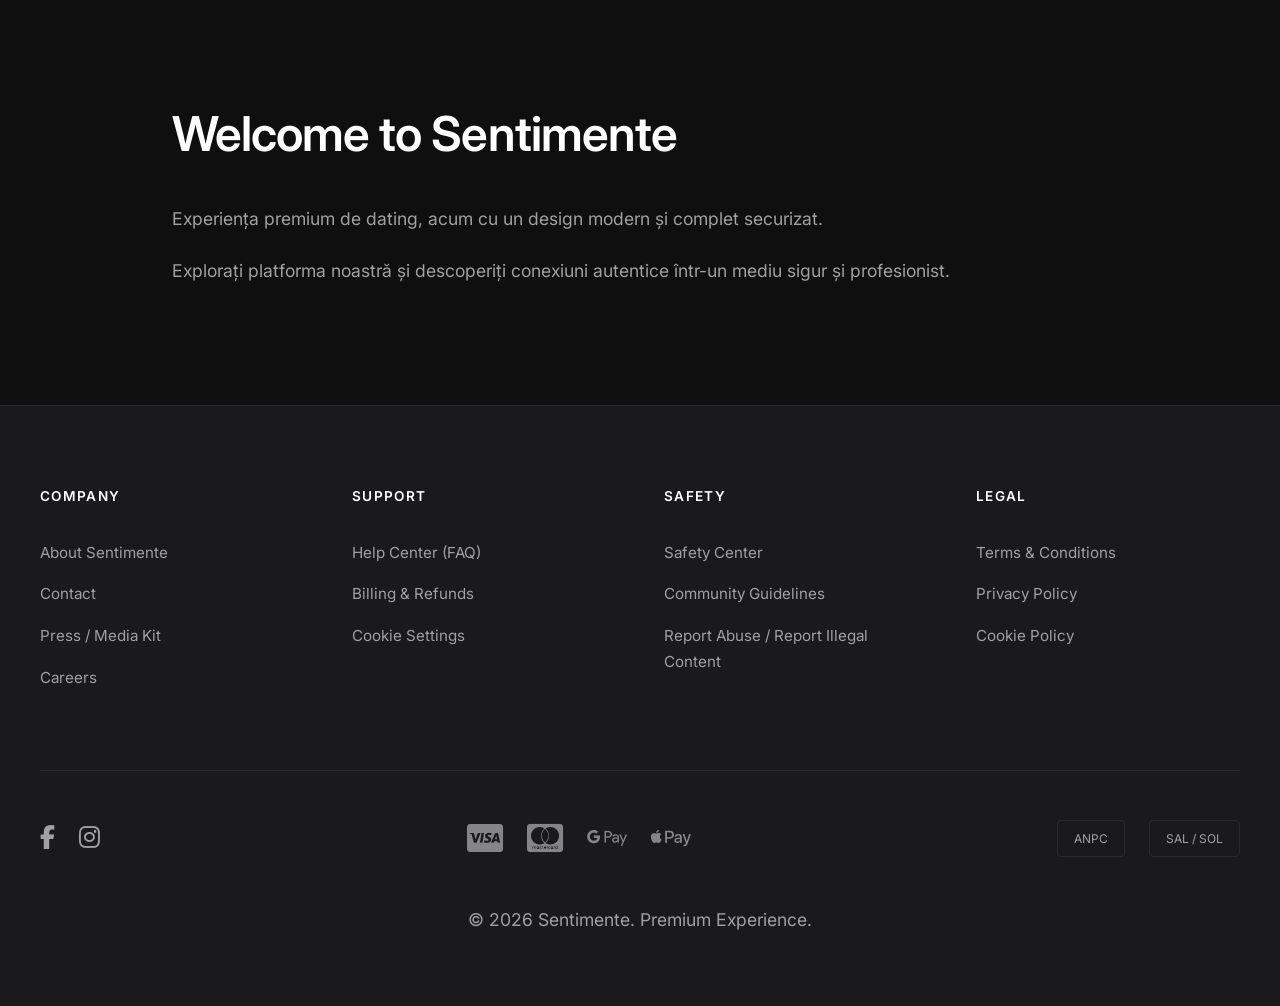
<file: index.html>
<!DOCTYPE html>
<html lang="en">

<head>
    <meta charset="UTF-8">
    <meta name="viewport" content="width=device-width, initial-scale=1.0">
    <title>Sentimente - Premium Experience</title>
    <link rel="stylesheet" href="style.css">
    <link rel="stylesheet" href="https://cdnjs.cloudflare.com/ajax/libs/font-awesome/6.4.0/css/all.min.css">
</head>

<body>

    <main>
        <h1>Welcome to Sentimente</h1>
        <p>Experiența premium de dating, acum cu un design modern și complet securizat.</p>
        <p>Explorați platforma noastră și descoperiți conexiuni autentice într-un mediu sigur și profesionist.</p>
    </main>

    <footer class="site-footer">
        <div class="footer-container">
            <div class="footer-column">
                <h3>Company</h3>
                <ul>
                    <li><a href="about.html">About Sentimente</a></li>
                    <li><a href="contact.html">Contact</a></li>
                    <li><a href="press.html">Press / Media Kit</a></li>
                    <li><a href="careers.html">Careers</a></li>
                </ul>
            </div>
            <div class="footer-column">
                <h3>Support</h3>
                <ul>
                    <li><a href="faq.html">Help Center (FAQ)</a></li>
                    <li><a href="billing.html">Billing & Refunds</a></li>
                    <li><a href="cookie-settings.html">Cookie Settings</a></li>
                </ul>
            </div>
            <div class="footer-column">
                <h3>Safety</h3>
                <ul>
                    <li><a href="safety.html">Safety Center</a></li>
                    <li><a href="community-guidelines.html">Community Guidelines</a></li>
                    <li><a href="report-abuse.html">Report Abuse / Report Illegal Content</a></li>
                </ul>
            </div>
            <div class="footer-column">
                <h3>Legal</h3>
                <ul>
                    <li><a href="terms.html">Terms & Conditions</a></li>
                    <li><a href="privacy.html">Privacy Policy</a></li>
                    <li><a href="cookie-policy.html">Cookie Policy</a></li>
                </ul>
            </div>
        </div>

        <div class="footer-extra">
            <div class="social-icons">
                <a href="#"><i class="fab fa-facebook-f"></i></a>
                <a href="#"><i class="fab fa-instagram"></i></a>
            </div>
            <div class="payment-methods">
                <i class="fab fa-cc-visa"></i>
                <i class="fab fa-cc-mastercard"></i>
                <i class="fab fa-google-pay"></i>
                <i class="fab fa-apple-pay"></i>
            </div>
            <div class="legal-ro">
                <a href="anpc.html">ANPC</a>
                <a href="sol.html">SAL / SOL</a>
            </div>
        </div>

        <div class="footer-bottom">
            <p>&copy; 2026 Sentimente. Premium Experience.</p>
        </div>
    </footer>

</body>

</html>
</file>
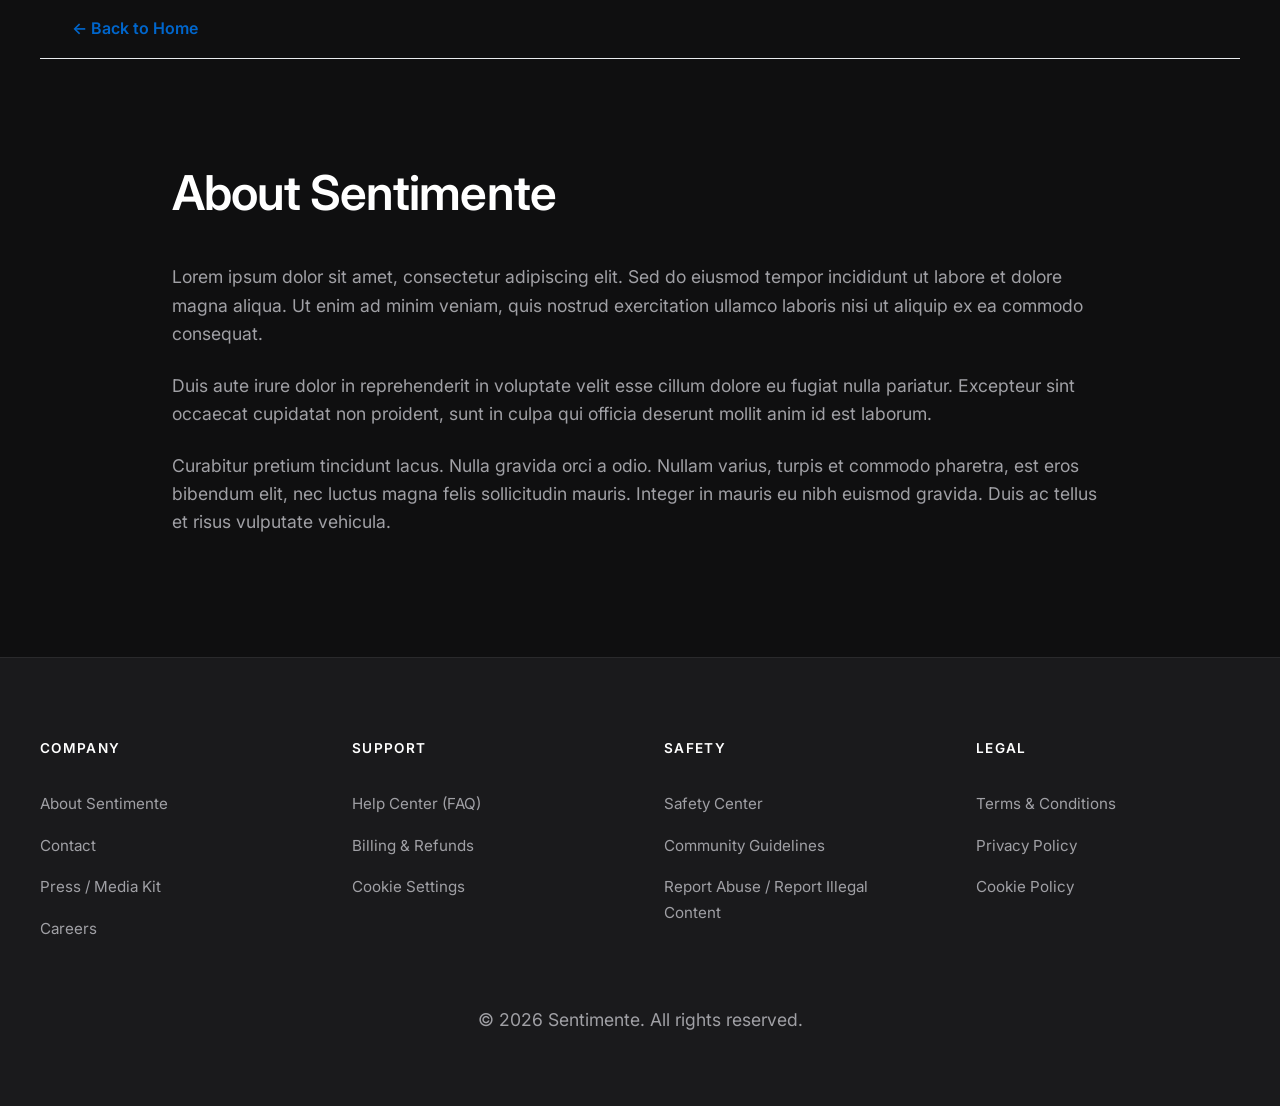
<file: about.html>
<!DOCTYPE html>
<html lang="en">
<head>
    <meta charset="UTF-8">
    <meta name="viewport" content="width=device-width, initial-scale=1.0">
    <title>About Sentimente - Sentimente</title>
    <link rel="stylesheet" href="style.css">
</head>
<body>
    <nav style="padding: 1rem 2rem; border-bottom: 1px solid #e9ecef; max-width: 1200px; margin: 0 auto; width: 100%;">
        <a href="index.html" style="text-decoration: none; color: #0066cc; font-weight: 600;">← Back to Home</a>
    </nav>

    <main>
        <h1>About Sentimente</h1>
        
        <p>Lorem ipsum dolor sit amet, consectetur adipiscing elit. Sed do eiusmod tempor incididunt ut labore et dolore magna aliqua. Ut enim ad minim veniam, quis nostrud exercitation ullamco laboris nisi ut aliquip ex ea commodo consequat.</p>
        <p>Duis aute irure dolor in reprehenderit in voluptate velit esse cillum dolore eu fugiat nulla pariatur. Excepteur sint occaecat cupidatat non proident, sunt in culpa qui officia deserunt mollit anim id est laborum.</p>
        <p>Curabitur pretium tincidunt lacus. Nulla gravida orci a odio. Nullam varius, turpis et commodo pharetra, est eros bibendum elit, nec luctus magna felis sollicitudin mauris. Integer in mauris eu nibh euismod gravida. Duis ac tellus et risus vulputate vehicula.</p>

    </main>

    
    <footer class="site-footer">
        <div class="footer-container">
            <div class="footer-column">
                <h3>Company</h3>
                <ul>
                    <li><a href="about.html">About Sentimente</a></li>
                    <li><a href="contact.html">Contact</a></li>
                    <li><a href="press.html">Press / Media Kit</a></li>
                    <li><a href="careers.html">Careers</a></li>
                </ul>
            </div>
            <div class="footer-column">
                <h3>Support</h3>
                <ul>
                    <li><a href="faq.html">Help Center (FAQ)</a></li>
                    <li><a href="billing.html">Billing & Refunds</a></li>
                    <li><a href="cookie-settings.html">Cookie Settings</a></li>
                </ul>
            </div>
            <div class="footer-column">
                <h3>Safety</h3>
                <ul>
                    <li><a href="safety.html">Safety Center</a></li>
                    <li><a href="community-guidelines.html">Community Guidelines</a></li>
                    <li><a href="report-abuse.html">Report Abuse / Report Illegal Content</a></li>
                </ul>
            </div>
            <div class="footer-column">
                <h3>Legal</h3>
                <ul>
                    <li><a href="terms.html">Terms & Conditions</a></li>
                    <li><a href="privacy.html">Privacy Policy</a></li>
                    <li><a href="cookie-policy.html">Cookie Policy</a></li>
                </ul>
            </div>
        </div>
        <div class="footer-bottom">
            <p>&copy; 2026 Sentimente. All rights reserved.</p>
        </div>
    </footer>

</body>
</html>
</file>
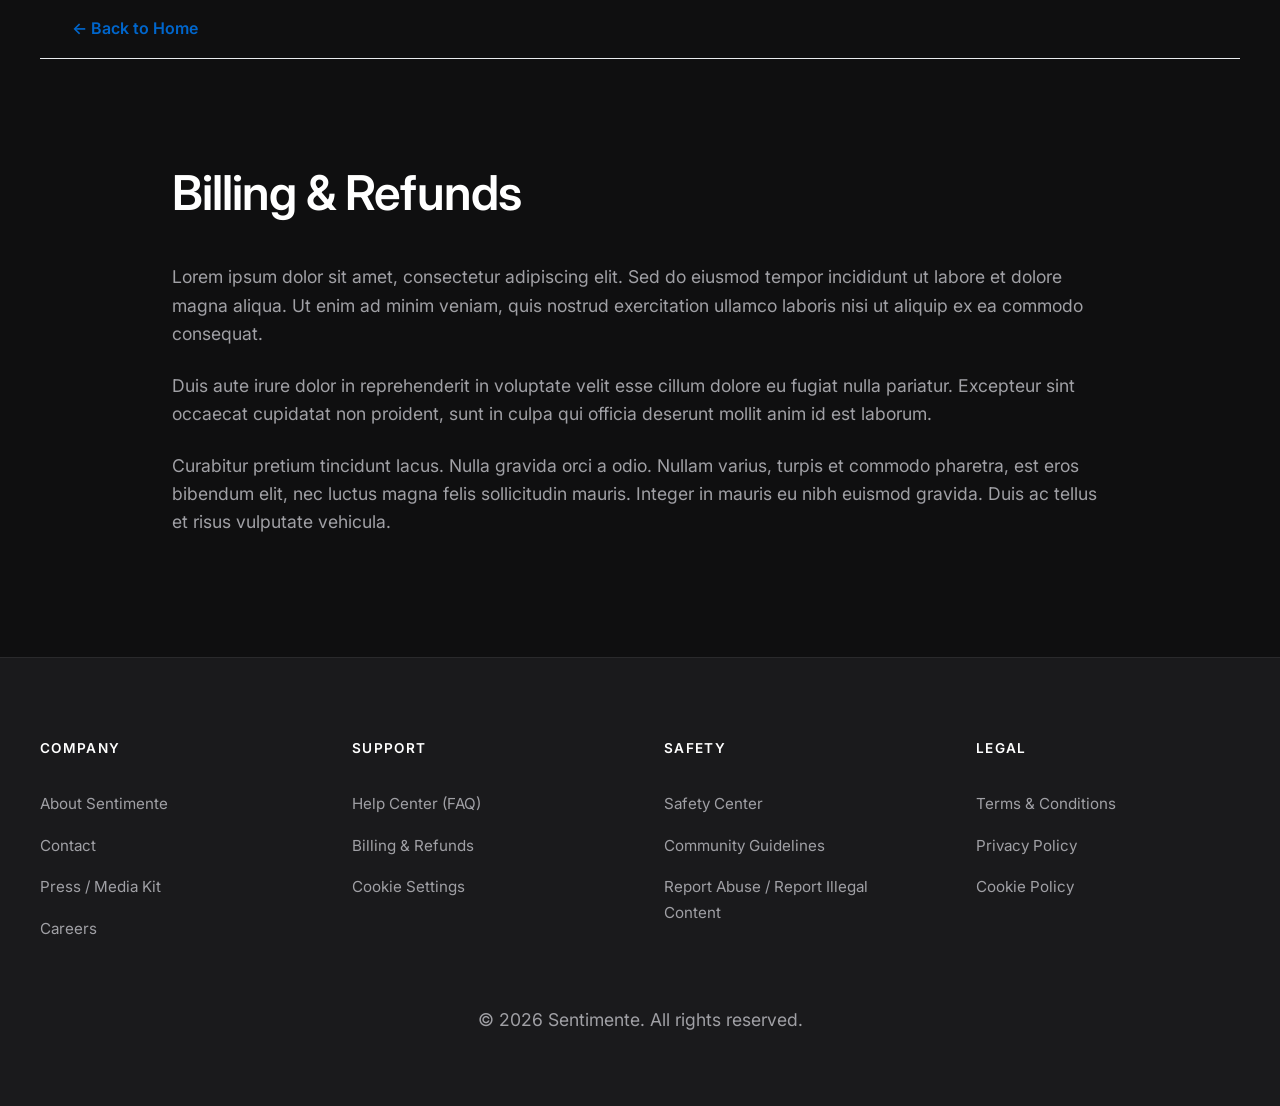
<file: billing.html>
<!DOCTYPE html>
<html lang="en">
<head>
    <meta charset="UTF-8">
    <meta name="viewport" content="width=device-width, initial-scale=1.0">
    <title>Billing & Refunds - Sentimente</title>
    <link rel="stylesheet" href="style.css">
</head>
<body>
    <nav style="padding: 1rem 2rem; border-bottom: 1px solid #e9ecef; max-width: 1200px; margin: 0 auto; width: 100%;">
        <a href="index.html" style="text-decoration: none; color: #0066cc; font-weight: 600;">← Back to Home</a>
    </nav>

    <main>
        <h1>Billing & Refunds</h1>
        
        <p>Lorem ipsum dolor sit amet, consectetur adipiscing elit. Sed do eiusmod tempor incididunt ut labore et dolore magna aliqua. Ut enim ad minim veniam, quis nostrud exercitation ullamco laboris nisi ut aliquip ex ea commodo consequat.</p>
        <p>Duis aute irure dolor in reprehenderit in voluptate velit esse cillum dolore eu fugiat nulla pariatur. Excepteur sint occaecat cupidatat non proident, sunt in culpa qui officia deserunt mollit anim id est laborum.</p>
        <p>Curabitur pretium tincidunt lacus. Nulla gravida orci a odio. Nullam varius, turpis et commodo pharetra, est eros bibendum elit, nec luctus magna felis sollicitudin mauris. Integer in mauris eu nibh euismod gravida. Duis ac tellus et risus vulputate vehicula.</p>

    </main>

    
    <footer class="site-footer">
        <div class="footer-container">
            <div class="footer-column">
                <h3>Company</h3>
                <ul>
                    <li><a href="about.html">About Sentimente</a></li>
                    <li><a href="contact.html">Contact</a></li>
                    <li><a href="press.html">Press / Media Kit</a></li>
                    <li><a href="careers.html">Careers</a></li>
                </ul>
            </div>
            <div class="footer-column">
                <h3>Support</h3>
                <ul>
                    <li><a href="faq.html">Help Center (FAQ)</a></li>
                    <li><a href="billing.html">Billing & Refunds</a></li>
                    <li><a href="cookie-settings.html">Cookie Settings</a></li>
                </ul>
            </div>
            <div class="footer-column">
                <h3>Safety</h3>
                <ul>
                    <li><a href="safety.html">Safety Center</a></li>
                    <li><a href="community-guidelines.html">Community Guidelines</a></li>
                    <li><a href="report-abuse.html">Report Abuse / Report Illegal Content</a></li>
                </ul>
            </div>
            <div class="footer-column">
                <h3>Legal</h3>
                <ul>
                    <li><a href="terms.html">Terms & Conditions</a></li>
                    <li><a href="privacy.html">Privacy Policy</a></li>
                    <li><a href="cookie-policy.html">Cookie Policy</a></li>
                </ul>
            </div>
        </div>
        <div class="footer-bottom">
            <p>&copy; 2026 Sentimente. All rights reserved.</p>
        </div>
    </footer>

</body>
</html>
</file>
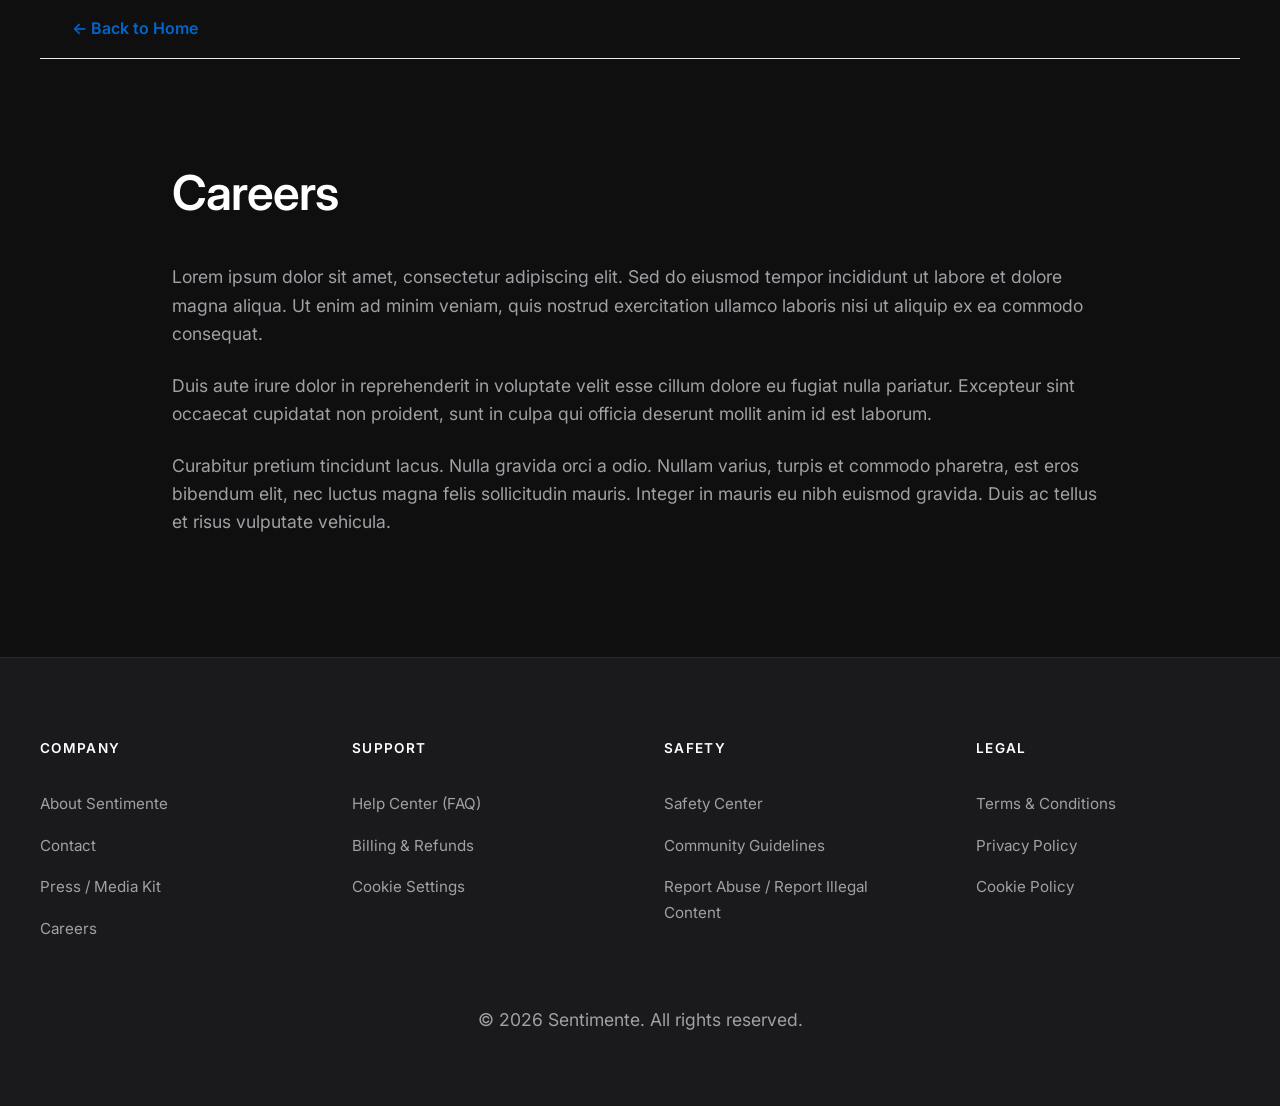
<file: careers.html>
<!DOCTYPE html>
<html lang="en">
<head>
    <meta charset="UTF-8">
    <meta name="viewport" content="width=device-width, initial-scale=1.0">
    <title>Careers - Sentimente</title>
    <link rel="stylesheet" href="style.css">
</head>
<body>
    <nav style="padding: 1rem 2rem; border-bottom: 1px solid #e9ecef; max-width: 1200px; margin: 0 auto; width: 100%;">
        <a href="index.html" style="text-decoration: none; color: #0066cc; font-weight: 600;">← Back to Home</a>
    </nav>

    <main>
        <h1>Careers</h1>
        
        <p>Lorem ipsum dolor sit amet, consectetur adipiscing elit. Sed do eiusmod tempor incididunt ut labore et dolore magna aliqua. Ut enim ad minim veniam, quis nostrud exercitation ullamco laboris nisi ut aliquip ex ea commodo consequat.</p>
        <p>Duis aute irure dolor in reprehenderit in voluptate velit esse cillum dolore eu fugiat nulla pariatur. Excepteur sint occaecat cupidatat non proident, sunt in culpa qui officia deserunt mollit anim id est laborum.</p>
        <p>Curabitur pretium tincidunt lacus. Nulla gravida orci a odio. Nullam varius, turpis et commodo pharetra, est eros bibendum elit, nec luctus magna felis sollicitudin mauris. Integer in mauris eu nibh euismod gravida. Duis ac tellus et risus vulputate vehicula.</p>

    </main>

    
    <footer class="site-footer">
        <div class="footer-container">
            <div class="footer-column">
                <h3>Company</h3>
                <ul>
                    <li><a href="about.html">About Sentimente</a></li>
                    <li><a href="contact.html">Contact</a></li>
                    <li><a href="press.html">Press / Media Kit</a></li>
                    <li><a href="careers.html">Careers</a></li>
                </ul>
            </div>
            <div class="footer-column">
                <h3>Support</h3>
                <ul>
                    <li><a href="faq.html">Help Center (FAQ)</a></li>
                    <li><a href="billing.html">Billing & Refunds</a></li>
                    <li><a href="cookie-settings.html">Cookie Settings</a></li>
                </ul>
            </div>
            <div class="footer-column">
                <h3>Safety</h3>
                <ul>
                    <li><a href="safety.html">Safety Center</a></li>
                    <li><a href="community-guidelines.html">Community Guidelines</a></li>
                    <li><a href="report-abuse.html">Report Abuse / Report Illegal Content</a></li>
                </ul>
            </div>
            <div class="footer-column">
                <h3>Legal</h3>
                <ul>
                    <li><a href="terms.html">Terms & Conditions</a></li>
                    <li><a href="privacy.html">Privacy Policy</a></li>
                    <li><a href="cookie-policy.html">Cookie Policy</a></li>
                </ul>
            </div>
        </div>
        <div class="footer-bottom">
            <p>&copy; 2026 Sentimente. All rights reserved.</p>
        </div>
    </footer>

</body>
</html>
</file>
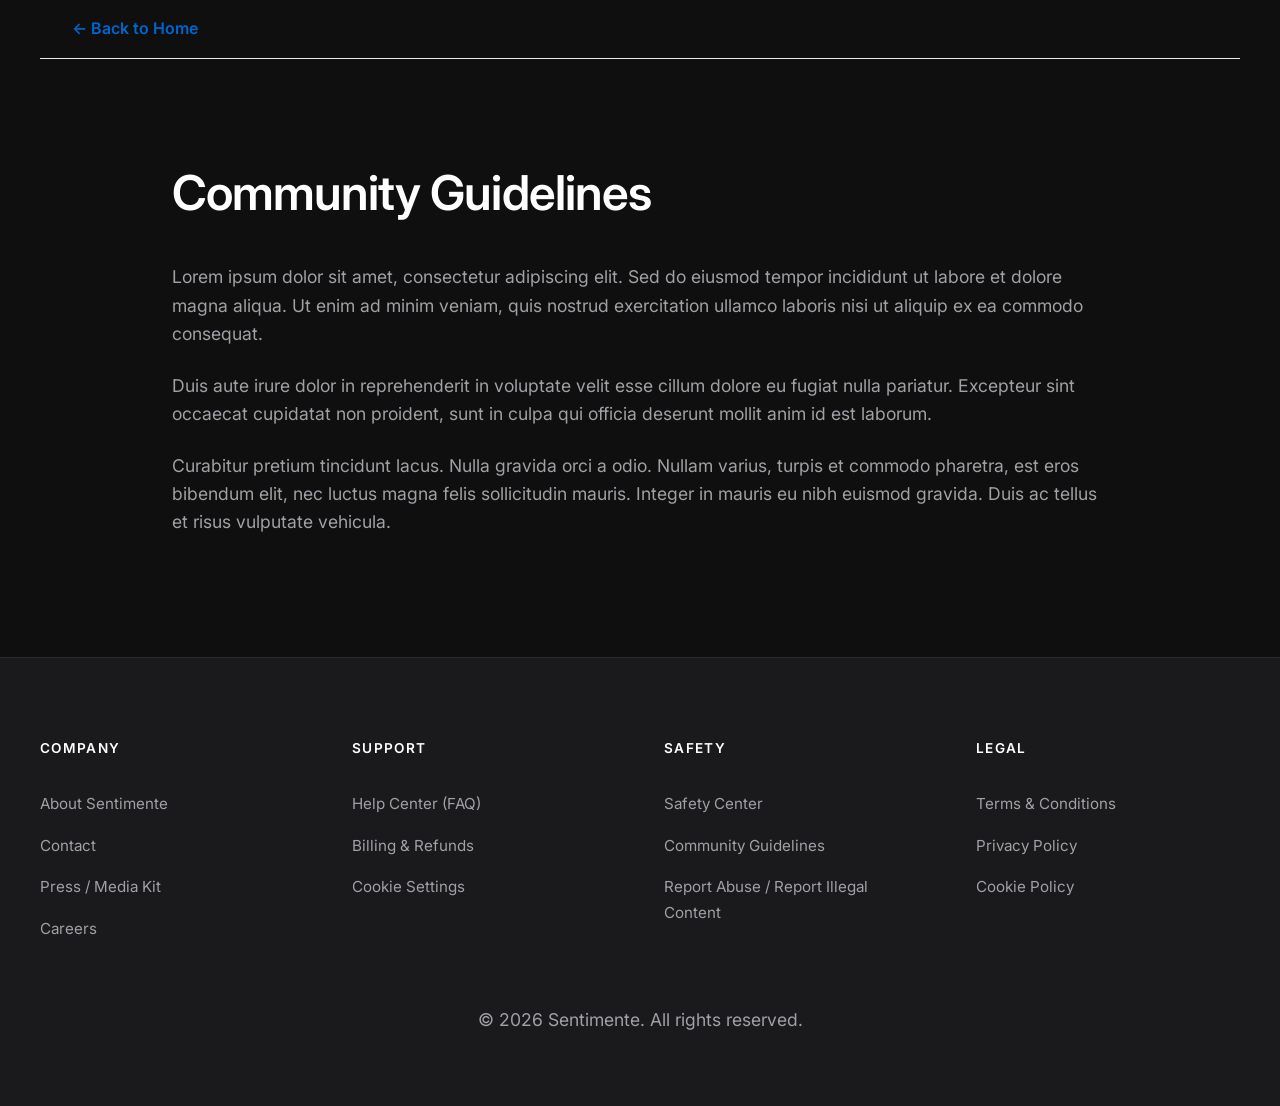
<file: community-guidelines.html>
<!DOCTYPE html>
<html lang="en">
<head>
    <meta charset="UTF-8">
    <meta name="viewport" content="width=device-width, initial-scale=1.0">
    <title>Community Guidelines - Sentimente</title>
    <link rel="stylesheet" href="style.css">
</head>
<body>
    <nav style="padding: 1rem 2rem; border-bottom: 1px solid #e9ecef; max-width: 1200px; margin: 0 auto; width: 100%;">
        <a href="index.html" style="text-decoration: none; color: #0066cc; font-weight: 600;">← Back to Home</a>
    </nav>

    <main>
        <h1>Community Guidelines</h1>
        
        <p>Lorem ipsum dolor sit amet, consectetur adipiscing elit. Sed do eiusmod tempor incididunt ut labore et dolore magna aliqua. Ut enim ad minim veniam, quis nostrud exercitation ullamco laboris nisi ut aliquip ex ea commodo consequat.</p>
        <p>Duis aute irure dolor in reprehenderit in voluptate velit esse cillum dolore eu fugiat nulla pariatur. Excepteur sint occaecat cupidatat non proident, sunt in culpa qui officia deserunt mollit anim id est laborum.</p>
        <p>Curabitur pretium tincidunt lacus. Nulla gravida orci a odio. Nullam varius, turpis et commodo pharetra, est eros bibendum elit, nec luctus magna felis sollicitudin mauris. Integer in mauris eu nibh euismod gravida. Duis ac tellus et risus vulputate vehicula.</p>

    </main>

    
    <footer class="site-footer">
        <div class="footer-container">
            <div class="footer-column">
                <h3>Company</h3>
                <ul>
                    <li><a href="about.html">About Sentimente</a></li>
                    <li><a href="contact.html">Contact</a></li>
                    <li><a href="press.html">Press / Media Kit</a></li>
                    <li><a href="careers.html">Careers</a></li>
                </ul>
            </div>
            <div class="footer-column">
                <h3>Support</h3>
                <ul>
                    <li><a href="faq.html">Help Center (FAQ)</a></li>
                    <li><a href="billing.html">Billing & Refunds</a></li>
                    <li><a href="cookie-settings.html">Cookie Settings</a></li>
                </ul>
            </div>
            <div class="footer-column">
                <h3>Safety</h3>
                <ul>
                    <li><a href="safety.html">Safety Center</a></li>
                    <li><a href="community-guidelines.html">Community Guidelines</a></li>
                    <li><a href="report-abuse.html">Report Abuse / Report Illegal Content</a></li>
                </ul>
            </div>
            <div class="footer-column">
                <h3>Legal</h3>
                <ul>
                    <li><a href="terms.html">Terms & Conditions</a></li>
                    <li><a href="privacy.html">Privacy Policy</a></li>
                    <li><a href="cookie-policy.html">Cookie Policy</a></li>
                </ul>
            </div>
        </div>
        <div class="footer-bottom">
            <p>&copy; 2026 Sentimente. All rights reserved.</p>
        </div>
    </footer>

</body>
</html>
</file>
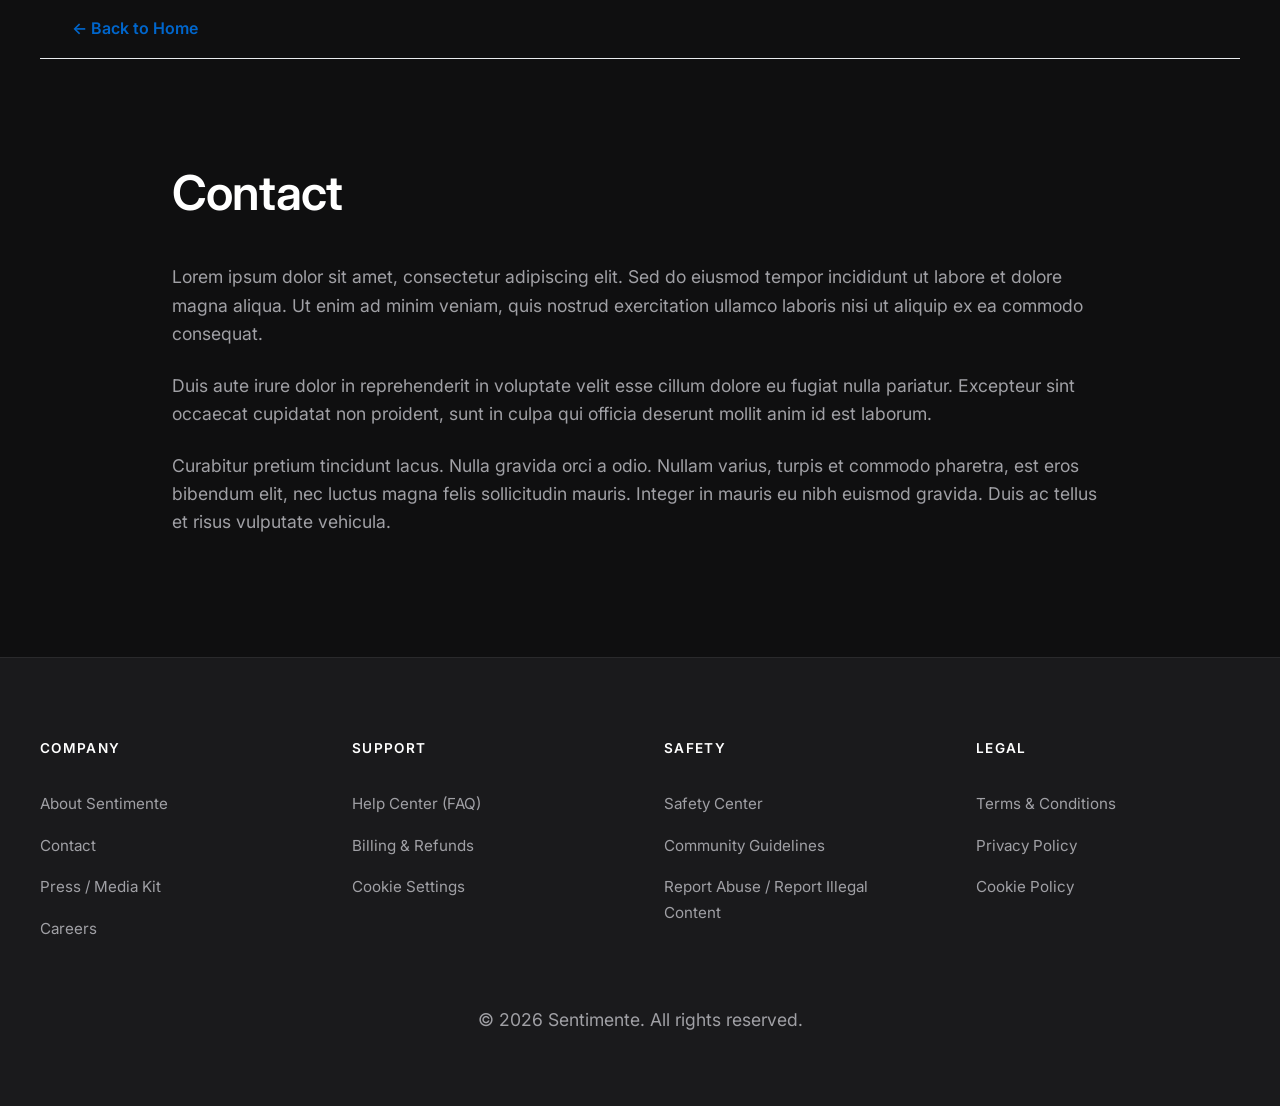
<file: contact.html>
<!DOCTYPE html>
<html lang="en">
<head>
    <meta charset="UTF-8">
    <meta name="viewport" content="width=device-width, initial-scale=1.0">
    <title>Contact - Sentimente</title>
    <link rel="stylesheet" href="style.css">
</head>
<body>
    <nav style="padding: 1rem 2rem; border-bottom: 1px solid #e9ecef; max-width: 1200px; margin: 0 auto; width: 100%;">
        <a href="index.html" style="text-decoration: none; color: #0066cc; font-weight: 600;">← Back to Home</a>
    </nav>

    <main>
        <h1>Contact</h1>
        
        <p>Lorem ipsum dolor sit amet, consectetur adipiscing elit. Sed do eiusmod tempor incididunt ut labore et dolore magna aliqua. Ut enim ad minim veniam, quis nostrud exercitation ullamco laboris nisi ut aliquip ex ea commodo consequat.</p>
        <p>Duis aute irure dolor in reprehenderit in voluptate velit esse cillum dolore eu fugiat nulla pariatur. Excepteur sint occaecat cupidatat non proident, sunt in culpa qui officia deserunt mollit anim id est laborum.</p>
        <p>Curabitur pretium tincidunt lacus. Nulla gravida orci a odio. Nullam varius, turpis et commodo pharetra, est eros bibendum elit, nec luctus magna felis sollicitudin mauris. Integer in mauris eu nibh euismod gravida. Duis ac tellus et risus vulputate vehicula.</p>

    </main>

    
    <footer class="site-footer">
        <div class="footer-container">
            <div class="footer-column">
                <h3>Company</h3>
                <ul>
                    <li><a href="about.html">About Sentimente</a></li>
                    <li><a href="contact.html">Contact</a></li>
                    <li><a href="press.html">Press / Media Kit</a></li>
                    <li><a href="careers.html">Careers</a></li>
                </ul>
            </div>
            <div class="footer-column">
                <h3>Support</h3>
                <ul>
                    <li><a href="faq.html">Help Center (FAQ)</a></li>
                    <li><a href="billing.html">Billing & Refunds</a></li>
                    <li><a href="cookie-settings.html">Cookie Settings</a></li>
                </ul>
            </div>
            <div class="footer-column">
                <h3>Safety</h3>
                <ul>
                    <li><a href="safety.html">Safety Center</a></li>
                    <li><a href="community-guidelines.html">Community Guidelines</a></li>
                    <li><a href="report-abuse.html">Report Abuse / Report Illegal Content</a></li>
                </ul>
            </div>
            <div class="footer-column">
                <h3>Legal</h3>
                <ul>
                    <li><a href="terms.html">Terms & Conditions</a></li>
                    <li><a href="privacy.html">Privacy Policy</a></li>
                    <li><a href="cookie-policy.html">Cookie Policy</a></li>
                </ul>
            </div>
        </div>
        <div class="footer-bottom">
            <p>&copy; 2026 Sentimente. All rights reserved.</p>
        </div>
    </footer>

</body>
</html>
</file>
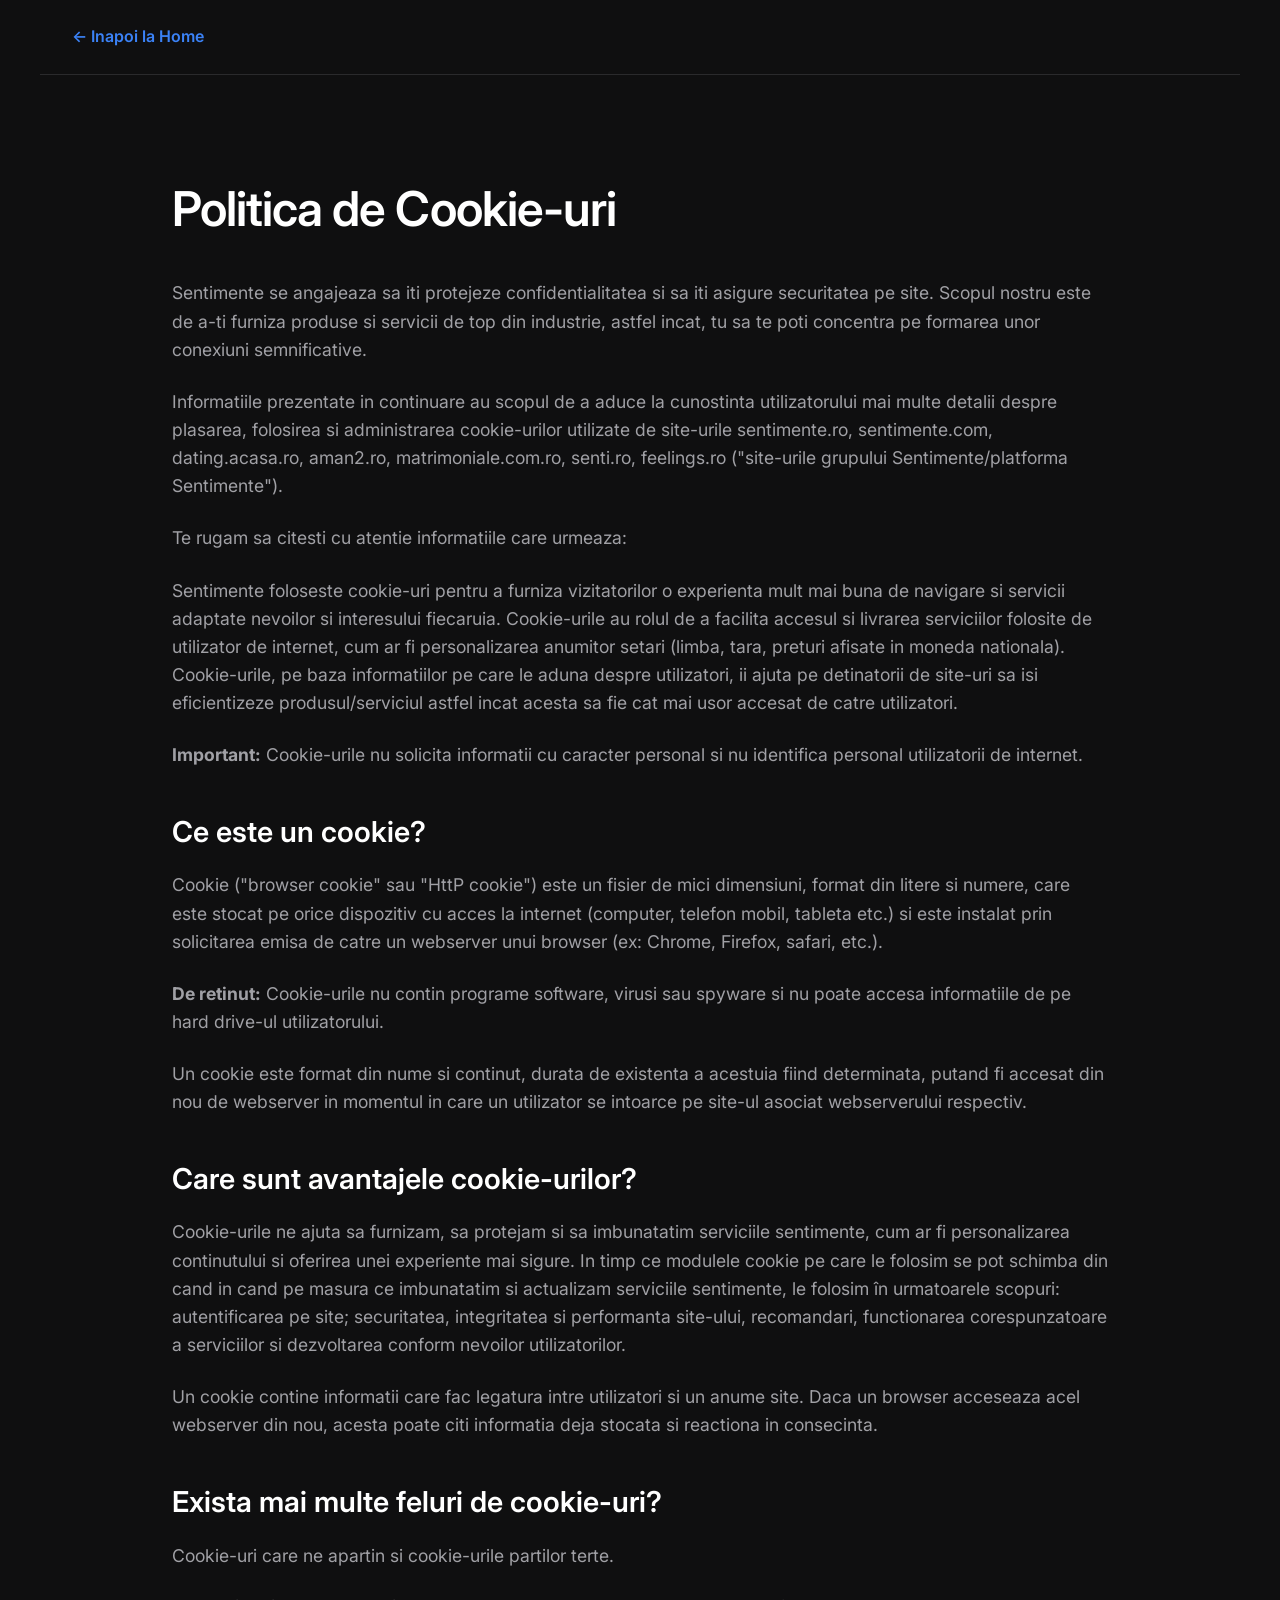
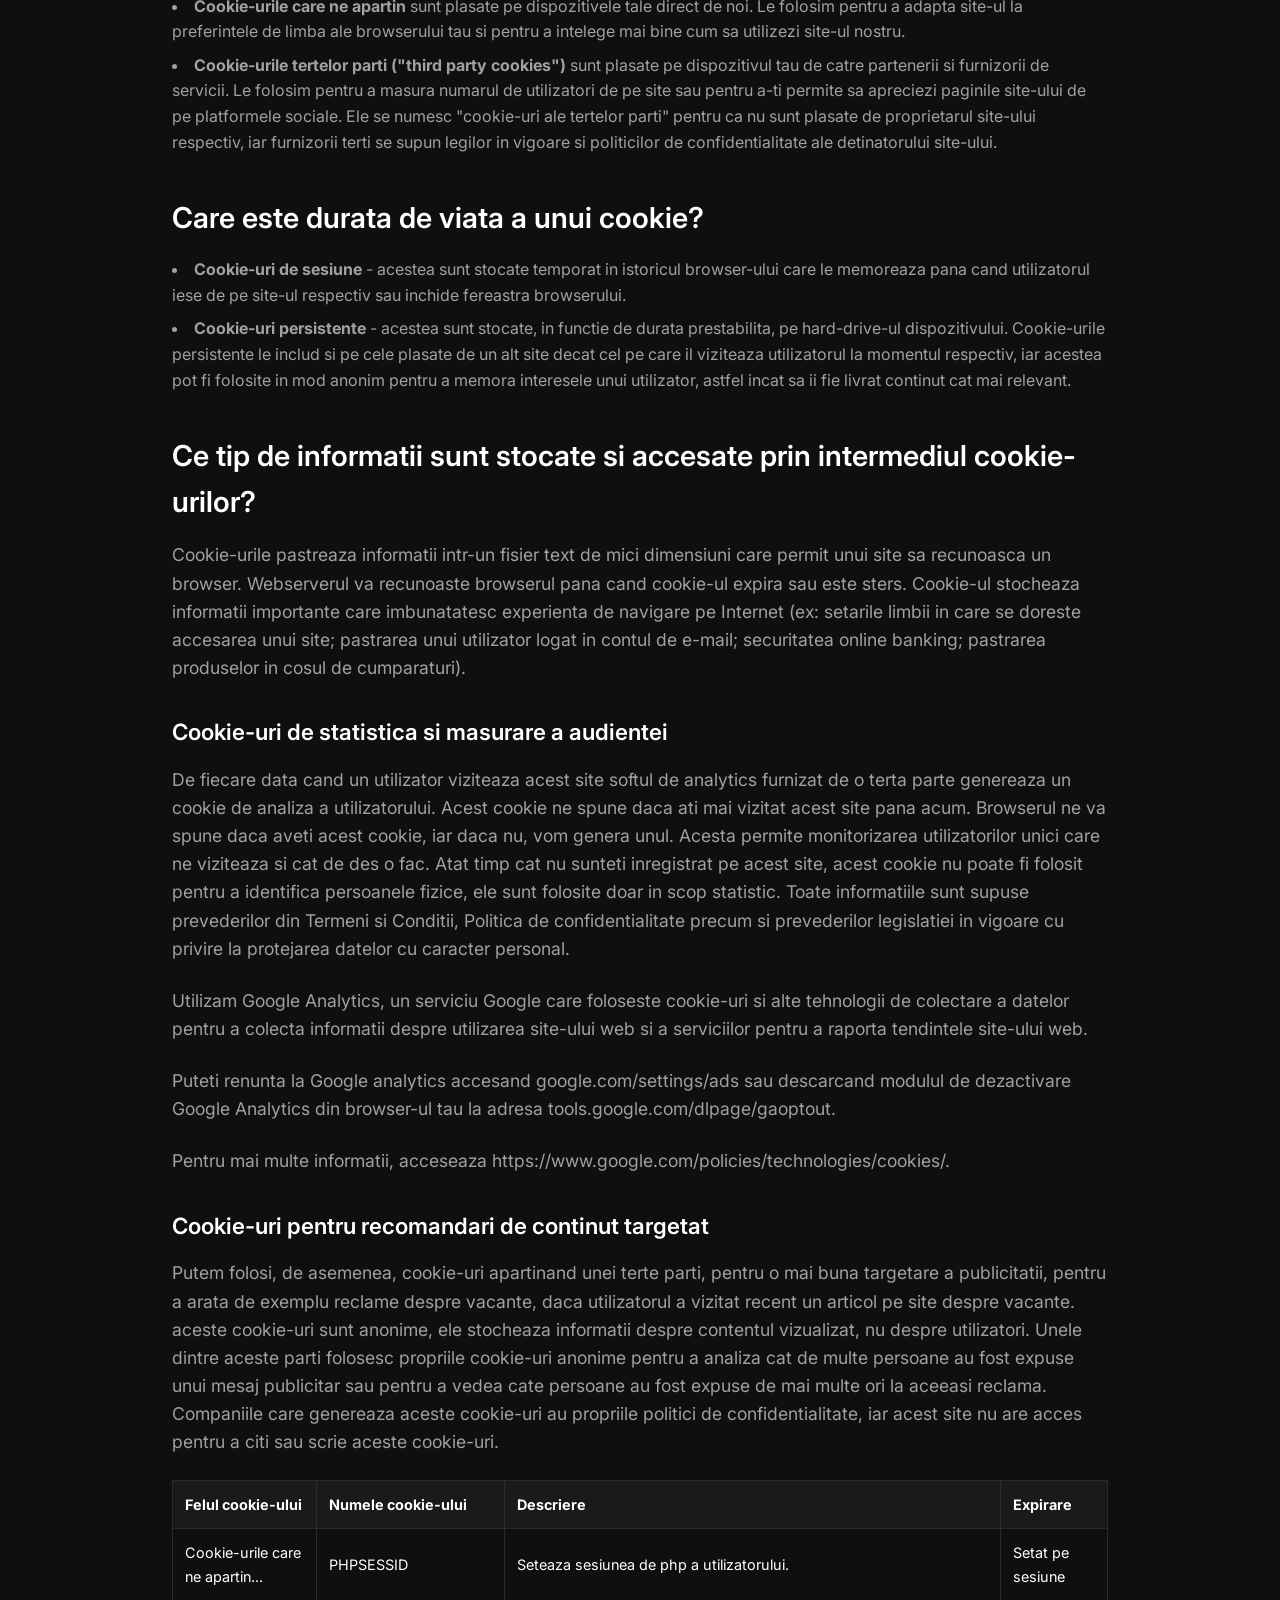
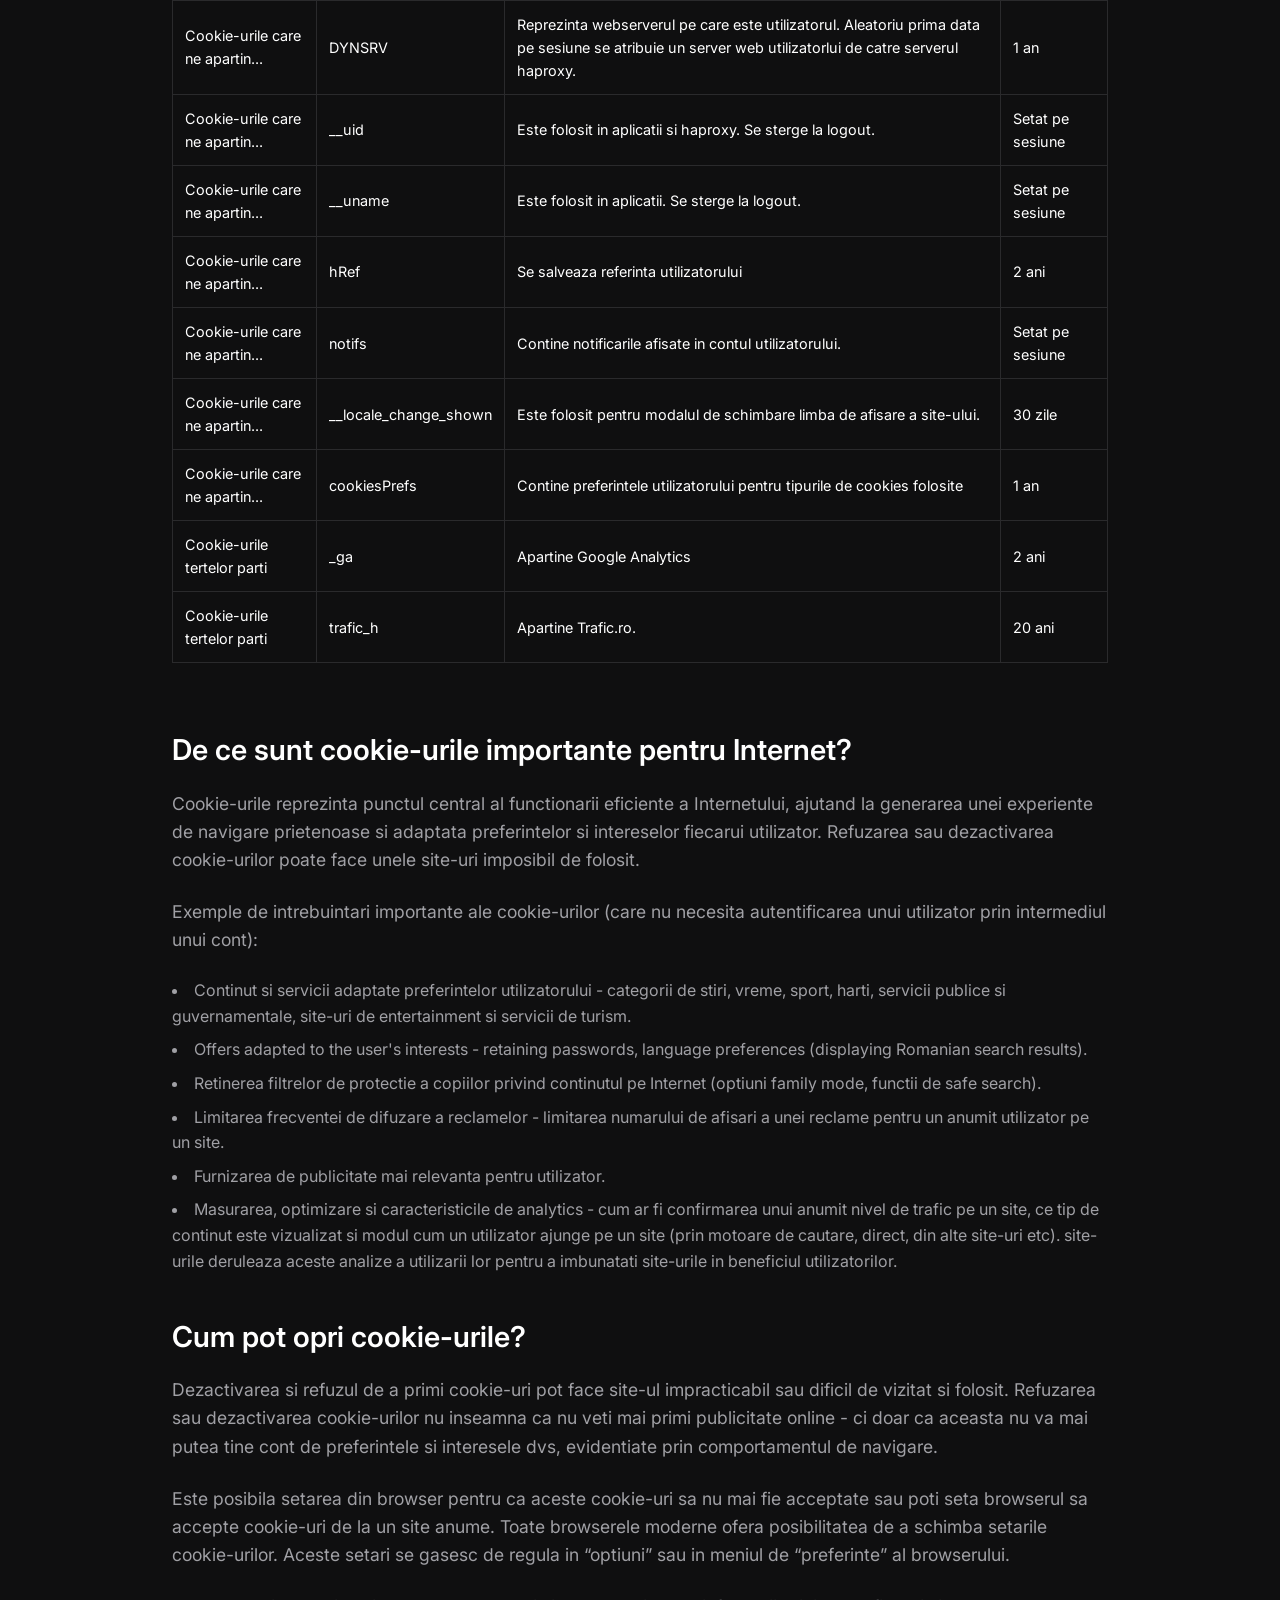
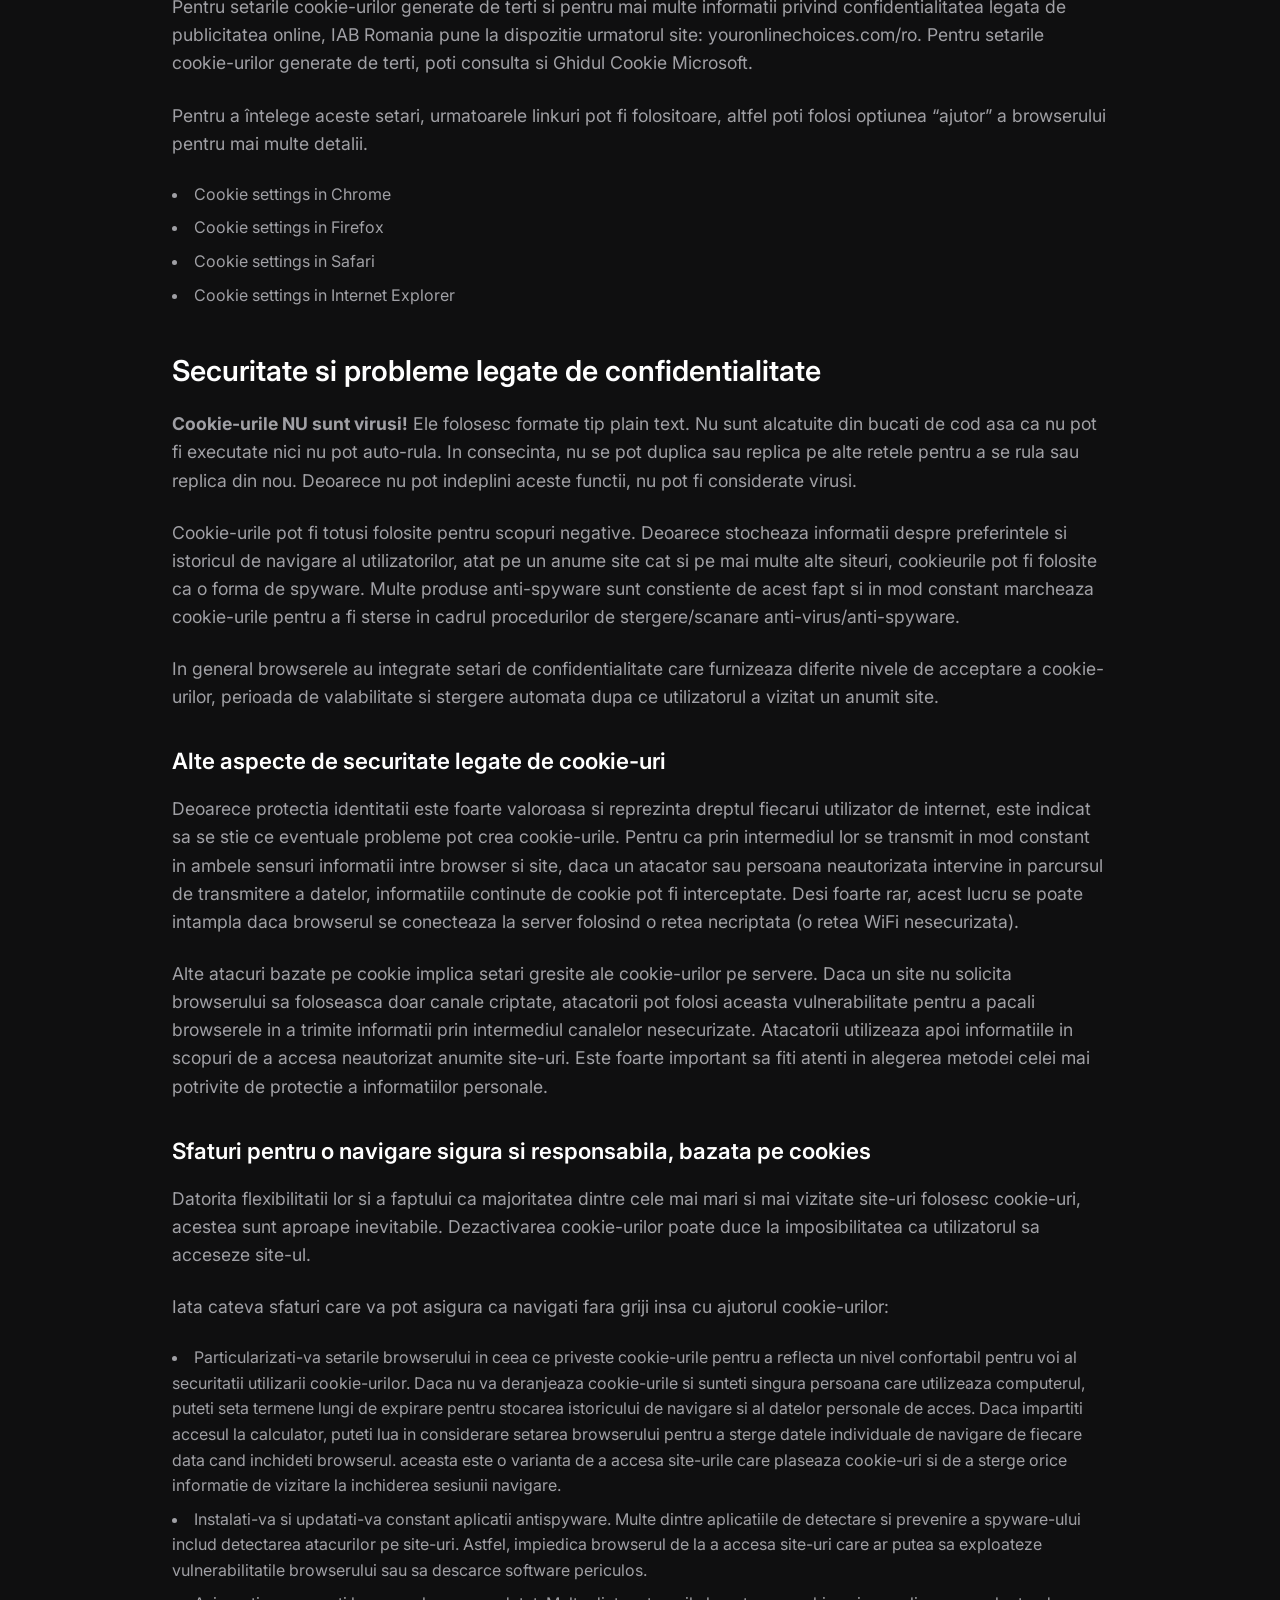
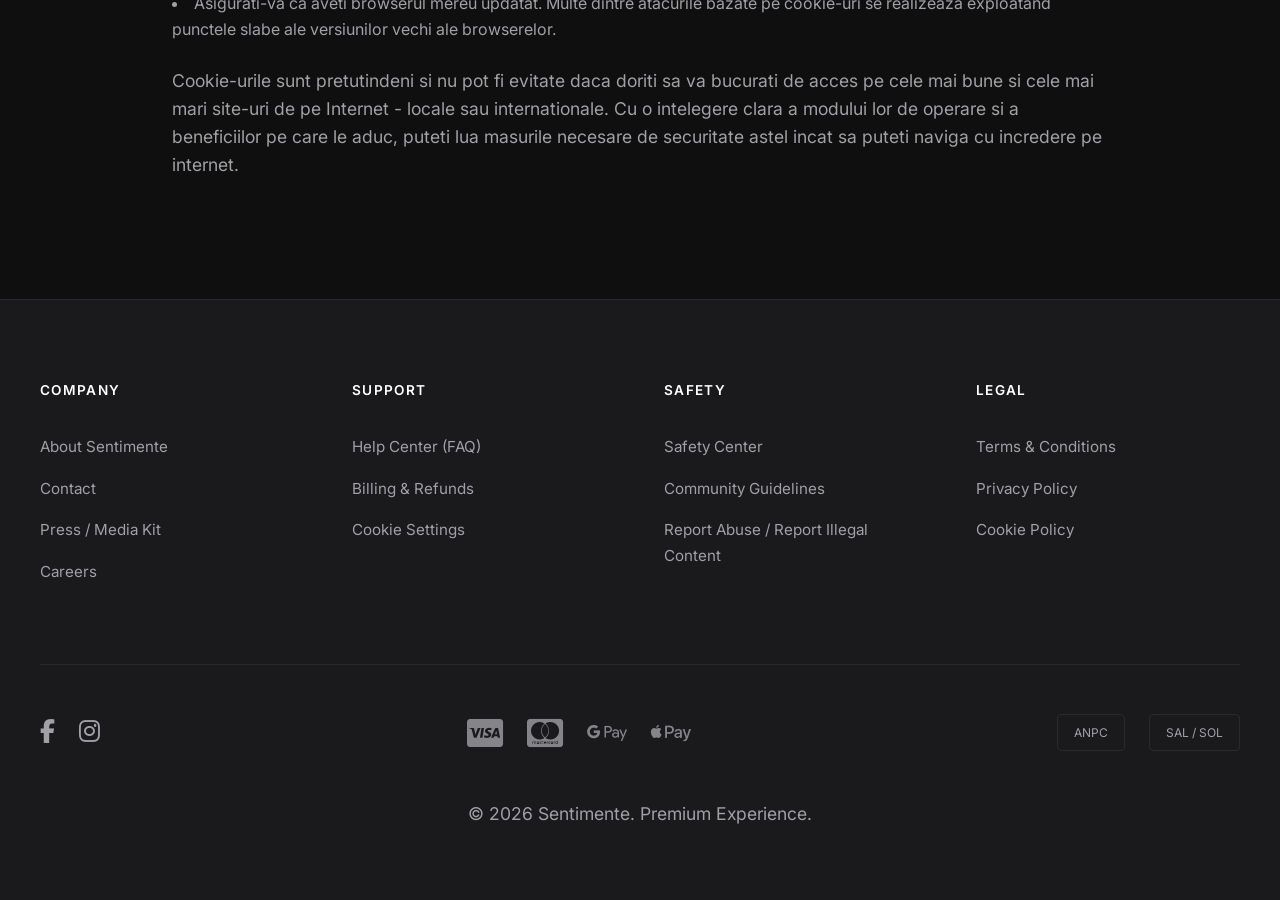
<file: cookie-policy.html>
<!DOCTYPE html>
<html lang="en">

<head>
    <meta charset="UTF-8">
    <meta name="viewport" content="width=device-width, initial-scale=1.0">
    <title>Politica de Cookie-uri - Sentimente</title>
    <link rel="stylesheet" href="style.css">
    <link rel="stylesheet" href="https://cdnjs.cloudflare.com/ajax/libs/font-awesome/6.4.0/css/all.min.css">
    <style>
        .content-section h2 {
            font-size: 1.8rem;
            margin: 2.5rem 0 1rem;
            font-weight: 600;
        }

        .content-section h3 {
            font-size: 1.4rem;
            margin: 2rem 0 1rem;
            font-weight: 600;
            color: var(--text-color);
        }

        .content-section ul {
            list-style-position: inside;
            margin-bottom: 1.5rem;
            color: var(--muted-text);
        }

        .content-section ul li {
            margin-bottom: 0.5rem;
        }

        table {
            width: 100%;
            border-collapse: collapse;
            margin-bottom: 1.5rem;
            font-size: 0.9rem;
        }

        th,
        td {
            border: 1px solid var(--border-color);
            padding: 0.75rem;
            text-align: left;
        }

        th {
            background-color: var(--secondary-bg);
            color: var(--text-color);
        }
    </style>
</head>

<body>
    <nav
        style="padding: 1.5rem 2rem; border-bottom: 1px solid #2a2a2c; max-width: 1200px; margin: 0 auto; width: 100%;">
        <a href="index.html" style="text-decoration: none; color: #3b82f6; font-weight: 600;">← Inapoi la Home</a>
    </nav>

    <main class="content-section">
        <h1>Politica de Cookie-uri</h1>

        <p>Sentimente se angajeaza sa iti protejeze confidentialitatea si sa iti asigure securitatea pe site. Scopul
            nostru este de a-ti furniza produse si servicii de top din industrie, astfel incat, tu sa te poti concentra
            pe formarea unor conexiuni semnificative.</p>
        <p>Informatiile prezentate in continuare au scopul de a aduce la cunostinta utilizatorului mai multe detalii
            despre plasarea, folosirea si administrarea cookie-urilor utilizate de site-urile sentimente.ro,
            sentimente.com, dating.acasa.ro, aman2.ro, matrimoniale.com.ro, senti.ro, feelings.ro ("site-urile grupului
            Sentimente/platforma Sentimente").</p>
        <p>Te rugam sa citesti cu atentie informatiile care urmeaza:</p>
        <p>Sentimente foloseste cookie-uri pentru a furniza vizitatorilor o experienta mult mai buna de navigare si
            servicii adaptate nevoilor si interesului fiecaruia. Cookie-urile au rolul de a facilita accesul si livrarea
            serviciilor folosite de utilizator de internet, cum ar fi personalizarea anumitor setari (limba, tara,
            preturi afisate in moneda nationala). Cookie-urile, pe baza informatiilor pe care le aduna despre
            utilizatori, ii ajuta pe detinatorii de site-uri sa isi eficientizeze produsul/serviciul astfel incat acesta
            sa fie cat mai usor accesat de catre utilizatori.</p>
        <p><strong>Important:</strong> Cookie-urile nu solicita informatii cu caracter personal si nu identifica
            personal utilizatorii de internet.</p>

        <h2>Ce este un cookie?</h2>
        <p>Cookie ("browser cookie" sau "HttP cookie") este un fisier de mici dimensiuni, format din litere si numere,
            care este stocat pe orice dispozitiv cu acces la internet (computer, telefon mobil, tableta etc.) si este
            instalat prin solicitarea emisa de catre un webserver unui browser (ex: Chrome, Firefox, safari, etc.).</p>
        <p><strong>De retinut:</strong> Cookie-urile nu contin programe software, virusi sau spyware si nu poate accesa
            informatiile de pe hard drive-ul utilizatorului.</p>
        <p>Un cookie este format din nume si continut, durata de existenta a acestuia fiind determinata, putand fi
            accesat din nou de webserver in momentul in care un utilizator se intoarce pe site-ul asociat webserverului
            respectiv.</p>

        <h2>Care sunt avantajele cookie-urilor?</h2>
        <p>Cookie-urile ne ajuta sa furnizam, sa protejam si sa imbunatatim serviciile sentimente, cum ar fi
            personalizarea continutului si oferirea unei experiente mai sigure. In timp ce modulele cookie pe care le
            folosim se pot schimba din cand in cand pe masura ce imbunatatim si actualizam serviciile sentimente, le
            folosim în urmatoarele scopuri: autentificarea pe site; securitatea, integritatea si performanta site-ului,
            recomandari, functionarea corespunzatoare a serviciilor si dezvoltarea conform nevoilor utilizatorilor.</p>
        <p>Un cookie contine informatii care fac legatura intre utilizatori si un anume site. Daca un browser acceseaza
            acel webserver din nou, acesta poate citi informatia deja stocata si reactiona in consecinta.</p>

        <h2>Exista mai multe feluri de cookie-uri?</h2>
        <p>Cookie-uri care ne apartin si cookie-urile partilor terte.</p>
        <ul>
            <li><strong>Cookie-urile care ne apartin</strong> sunt plasate pe dispozitivele tale direct de noi. Le
                folosim pentru a adapta site-ul la preferintele de limba ale browserului tau si pentru a intelege mai
                bine cum sa utilizezi site-ul nostru.</li>
            <li><strong>Cookie-urile tertelor parti ("third party cookies")</strong> sunt plasate pe dispozitivul tau de
                catre partenerii si furnizorii de servicii. Le folosim pentru a masura numarul de utilizatori de pe site
                sau pentru a-ti permite sa apreciezi paginile site-ului de pe platformele sociale. Ele se numesc
                "cookie-uri ale tertelor parti" pentru ca nu sunt plasate de proprietarul site-ului respectiv, iar
                furnizorii terti se supun legilor in vigoare si politicilor de confidentialitate ale detinatorului
                site-ului.</li>
        </ul>

        <h2>Care este durata de viata a unui cookie?</h2>
        <ul>
            <li><strong>Cookie-uri de sesiune</strong> - acestea sunt stocate temporat in istoricul browser-ului care le
                memoreaza pana cand utilizatorul iese de pe site-ul respectiv sau inchide fereastra browserului.</li>
            <li><strong>Cookie-uri persistente</strong> - acestea sunt stocate, in functie de durata prestabilita, pe
                hard-drive-ul dispozitivului. Cookie-urile persistente le includ si pe cele plasate de un alt site decat
                cel pe care il viziteaza utilizatorul la momentul respectiv, iar acestea pot fi folosite in mod anonim
                pentru a memora interesele unui utilizator, astfel incat sa ii fie livrat continut cat mai relevant.
            </li>
        </ul>

        <h2>Ce tip de informatii sunt stocate si accesate prin intermediul cookie-urilor?</h2>
        <p>Cookie-urile pastreaza informatii intr-un fisier text de mici dimensiuni care permit unui site sa recunoasca
            un browser. Webserverul va recunoaste browserul pana cand cookie-ul expira sau este sters. Cookie-ul
            stocheaza informatii importante care imbunatatesc experienta de navigare pe Internet (ex: setarile limbii in
            care se doreste accesarea unui site; pastrarea unui utilizator logat in contul de e-mail; securitatea online
            banking; pastrarea produselor in cosul de cumparaturi).</p>

        <h3>Cookie-uri de statistica si masurare a audientei</h3>
        <p>De fiecare data cand un utilizator viziteaza acest site softul de analytics furnizat de o terta parte
            genereaza un cookie de analiza a utilizatorului. Acest cookie ne spune daca ati mai vizitat acest site pana
            acum. Browserul ne va spune daca aveti acest cookie, iar daca nu, vom genera unul. Acesta permite
            monitorizarea utilizatorilor unici care ne viziteaza si cat de des o fac. Atat timp cat nu sunteti
            inregistrat pe acest site, acest cookie nu poate fi folosit pentru a identifica persoanele fizice, ele sunt
            folosite doar in scop statistic. Toate informatiile sunt supuse prevederilor din Termeni si Conditii,
            Politica de confidentialitate precum si prevederilor legislatiei in vigoare cu privire la protejarea datelor
            cu caracter personal.</p>
        <p>Utilizam Google Analytics, un serviciu Google care foloseste cookie-uri si alte tehnologii de colectare a
            datelor pentru a colecta informatii despre utilizarea site-ului web si a serviciilor pentru a raporta
            tendintele site-ului web.</p>
        <p>Puteti renunta la Google analytics accesand google.com/settings/ads sau descarcand modulul de dezactivare
            Google Analytics din browser-ul tau la adresa tools.google.com/dlpage/gaoptout.</p>
        <p>Pentru mai multe informatii, acceseaza https://www.google.com/policies/technologies/cookies/.</p>

        <h3>Cookie-uri pentru recomandari de continut targetat</h3>
        <p>Putem folosi, de asemenea, cookie-uri apartinand unei terte parti, pentru o mai buna targetare a
            publicitatii, pentru a arata de exemplu reclame despre vacante, daca utilizatorul a vizitat recent un
            articol pe site despre vacante. aceste cookie-uri sunt anonime, ele stocheaza informatii despre contentul
            vizualizat, nu despre utilizatori. Unele dintre aceste parti folosesc propriile cookie-uri anonime pentru a
            analiza cat de multe persoane au fost expuse unui mesaj publicitar sau pentru a vedea cate persoane au fost
            expuse de mai multe ori la aceeasi reclama. Companiile care genereaza aceste cookie-uri au propriile
            politici de confidentialitate, iar acest site nu are acces pentru a citi sau scrie aceste cookie-uri.</p>

        <div style="overflow-x: auto;">
            <table>
                <thead>
                    <tr>
                        <th>Felul cookie-ului</th>
                        <th>Numele cookie-ului</th>
                        <th>Descriere</th>
                        <th>Expirare</th>
                    </tr>
                </thead>
                <tbody>
                    <tr>
                        <td>Cookie-urile care ne apartin...</td>
                        <td>PHPSESSID</td>
                        <td>Seteaza sesiunea de php a utilizatorului.</td>
                        <td>Setat pe sesiune</td>
                    </tr>
                    <tr>
                        <td>Cookie-urile care ne apartin...</td>
                        <td>DYNSRV</td>
                        <td>Reprezinta webserverul pe care este utilizatorul. Aleatoriu prima data pe sesiune se
                            atribuie un server web utilizatorlui de catre serverul haproxy.</td>
                        <td>1 an</td>
                    </tr>
                    <tr>
                        <td>Cookie-urile care ne apartin...</td>
                        <td>__uid</td>
                        <td>Este folosit in aplicatii si haproxy. Se sterge la logout.</td>
                        <td>Setat pe sesiune</td>
                    </tr>
                    <tr>
                        <td>Cookie-urile care ne apartin...</td>
                        <td>__uname</td>
                        <td>Este folosit in aplicatii. Se sterge la logout.</td>
                        <td>Setat pe sesiune</td>
                    </tr>
                    <tr>
                        <td>Cookie-urile care ne apartin...</td>
                        <td>hRef</td>
                        <td>Se salveaza referinta utilizatorului</td>
                        <td>2 ani</td>
                    </tr>
                    <tr>
                        <td>Cookie-urile care ne apartin...</td>
                        <td>notifs</td>
                        <td>Contine notificarile afisate in contul utilizatorului.</td>
                        <td>Setat pe sesiune</td>
                    </tr>
                    <tr>
                        <td>Cookie-urile care ne apartin...</td>
                        <td>__locale_change_shown</td>
                        <td>Este folosit pentru modalul de schimbare limba de afisare a site-ului.</td>
                        <td>30 zile</td>
                    </tr>
                    <tr>
                        <td>Cookie-urile care ne apartin...</td>
                        <td>cookiesPrefs</td>
                        <td>Contine preferintele utilizatorului pentru tipurile de cookies folosite</td>
                        <td>1 an</td>
                    </tr>
                    <tr>
                        <td>Cookie-urile tertelor parti</td>
                        <td>_ga</td>
                        <td>Apartine Google Analytics</td>
                        <td>2 ani</td>
                    </tr>
                    <tr>
                        <td>Cookie-urile tertelor parti</td>
                        <td>trafic_h</td>
                        <td>Apartine Trafic.ro.</td>
                        <td>20 ani</td>
                    </tr>
                </tbody>
            </table>
        </div>

        <h2>De ce sunt cookie-urile importante pentru Internet?</h2>
        <p>Cookie-urile reprezinta punctul central al functionarii eficiente a Internetului, ajutand la generarea unei
            experiente de navigare prietenoase si adaptata preferintelor si intereselor fiecarui utilizator. Refuzarea
            sau dezactivarea cookie-urilor poate face unele site-uri imposibil de folosit.</p>
        <p>Exemple de intrebuintari importante ale cookie-urilor (care nu necesita autentificarea unui utilizator prin
            intermediul unui cont):</p>
        <ul>
            <li>Continut si servicii adaptate preferintelor utilizatorului - categorii de stiri, vreme, sport, harti,
                servicii publice si guvernamentale, site-uri de entertainment si servicii de turism.</li>
            <li>Offers adapted to the user's interests - retaining passwords, language preferences (displaying Romanian
                search results).</li>
            <li>Retinerea filtrelor de protectie a copiilor privind continutul pe Internet (optiuni family mode, functii
                de safe search).</li>
            <li>Limitarea frecventei de difuzare a reclamelor - limitarea numarului de afisari a unei reclame pentru un
                anumit utilizator pe un site.</li>
            <li>Furnizarea de publicitate mai relevanta pentru utilizator.</li>
            <li>Masurarea, optimizare si caracteristicile de analytics - cum ar fi confirmarea unui anumit nivel de
                trafic pe un site, ce tip de continut este vizualizat si modul cum un utilizator ajunge pe un site (prin
                motoare de cautare, direct, din alte site-uri etc). site-urile deruleaza aceste analize a utilizarii lor
                pentru a imbunatati site-urile in beneficiul utilizatorilor.</li>
        </ul>

        <h2>Cum pot opri cookie-urile?</h2>
        <p>Dezactivarea si refuzul de a primi cookie-uri pot face site-ul impracticabil sau dificil de vizitat si
            folosit. Refuzarea sau dezactivarea cookie-urilor nu inseamna ca nu veti mai primi publicitate online - ci
            doar ca aceasta nu va mai putea tine cont de preferintele si interesele dvs, evidentiate prin comportamentul
            de navigare.</p>
        <p>Este posibila setarea din browser pentru ca aceste cookie-uri sa nu mai fie acceptate sau poti seta browserul
            sa accepte cookie-uri de la un site anume. Toate browserele moderne ofera posibilitatea de a schimba
            setarile cookie-urilor. Aceste setari se gasesc de regula in “optiuni” sau in meniul de “preferinte” al
            browserului.</p>
        <p>Pentru setarile cookie-urilor generate de terti si pentru mai multe informatii privind confidentialitatea
            legata de publicitatea online, IAB Romania pune la dispozitie urmatorul site: youronlinechoices.com/ro.
            Pentru setarile cookie-urilor generate de terti, poti consulta si Ghidul Cookie Microsoft.</p>
        <p>Pentru a întelege aceste setari, urmatoarele linkuri pot fi folositoare, altfel poti folosi optiunea “ajutor”
            a browserului pentru mai multe detalii.</p>
        <ul>
            <li>Cookie settings in Chrome</li>
            <li>Cookie settings in Firefox</li>
            <li>Cookie settings in Safari</li>
            <li>Cookie settings in Internet Explorer</li>
        </ul>

        <h2>Securitate si probleme legate de confidentialitate</h2>
        <p><strong>Cookie-urile NU sunt virusi!</strong> Ele folosesc formate tip plain text. Nu sunt alcatuite din
            bucati de cod asa ca nu pot fi executate nici nu pot auto-rula. In consecinta, nu se pot duplica sau replica
            pe alte retele pentru a se rula sau replica din nou. Deoarece nu pot indeplini aceste functii, nu pot fi
            considerate virusi.</p>
        <p>Cookie-urile pot fi totusi folosite pentru scopuri negative. Deoarece stocheaza informatii despre
            preferintele si istoricul de navigare al utilizatorilor, atat pe un anume site cat si pe mai multe alte
            siteuri, cookieurile pot fi folosite ca o forma de spyware. Multe produse anti-spyware sunt constiente de
            acest fapt si in mod constant marcheaza cookie-urile pentru a fi sterse in cadrul procedurilor de
            stergere/scanare anti-virus/anti-spyware.</p>
        <p>In general browserele au integrate setari de confidentialitate care furnizeaza diferite nivele de acceptare a
            cookie-urilor, perioada de valabilitate si stergere automata dupa ce utilizatorul a vizitat un anumit site.
        </p>

        <h3>Alte aspecte de securitate legate de cookie-uri</h3>
        <p>Deoarece protectia identitatii este foarte valoroasa si reprezinta dreptul fiecarui utilizator de internet,
            este indicat sa se stie ce eventuale probleme pot crea cookie-urile. Pentru ca prin intermediul lor se
            transmit in mod constant in ambele sensuri informatii intre browser si site, daca un atacator sau persoana
            neautorizata intervine in parcursul de transmitere a datelor, informatiile continute de cookie pot fi
            interceptate. Desi foarte rar, acest lucru se poate intampla daca browserul se conecteaza la server folosind
            o retea necriptata (o retea WiFi nesecurizata).</p>
        <p>Alte atacuri bazate pe cookie implica setari gresite ale cookie-urilor pe servere. Daca un site nu solicita
            browserului sa foloseasca doar canale criptate, atacatorii pot folosi aceasta vulnerabilitate pentru a
            pacali browserele in a trimite informatii prin intermediul canalelor nesecurizate. Atacatorii utilizeaza
            apoi informatiile in scopuri de a accesa neautorizat anumite site-uri. Este foarte important sa fiti atenti
            in alegerea metodei celei mai potrivite de protectie a informatiilor personale.</p>

        <h3>Sfaturi pentru o navigare sigura si responsabila, bazata pe cookies</h3>
        <p>Datorita flexibilitatii lor si a faptului ca majoritatea dintre cele mai mari si mai vizitate site-uri
            folosesc cookie-uri, acestea sunt aproape inevitabile. Dezactivarea cookie-urilor poate duce la
            imposibilitatea ca utilizatorul sa acceseze site-ul.</p>
        <p>Iata cateva sfaturi care va pot asigura ca navigati fara griji insa cu ajutorul cookie-urilor:</p>
        <ul>
            <li>Particularizati-va setarile browserului in ceea ce priveste cookie-urile pentru a reflecta un nivel
                confortabil pentru voi al securitatii utilizarii cookie-urilor. Daca nu va deranjeaza cookie-urile si
                sunteti singura persoana care utilizeaza computerul, puteti seta termene lungi de expirare pentru
                stocarea istoricului de navigare si al datelor personale de acces. Daca impartiti accesul la calculator,
                puteti lua in considerare setarea browserului pentru a sterge datele individuale de navigare de fiecare
                data cand inchideti browserul. aceasta este o varianta de a accesa site-urile care plaseaza cookie-uri
                si de a sterge orice informatie de vizitare la inchiderea sesiunii navigare.</li>
            <li>Instalati-va si updatati-va constant aplicatii antispyware. Multe dintre aplicatiile de detectare si
                prevenire a spyware-ului includ detectarea atacurilor pe site-uri. Astfel, impiedica browserul de la a
                accesa site-uri care ar putea sa exploateze vulnerabilitatile browserului sau sa descarce software
                periculos.</li>
            <li>Asigurati-va ca aveti browserul mereu updatat. Multe dintre atacurile bazate pe cookie-uri se realizeaza
                exploatand punctele slabe ale versiunilor vechi ale browserelor.</li>
        </ul>

        <p>Cookie-urile sunt pretutindeni si nu pot fi evitate daca doriti sa va bucurati de acces pe cele mai bune si
            cele mai mari site-uri de pe Internet - locale sau internationale. Cu o intelegere clara a modului lor de
            operare si a beneficiilor pe care le aduc, puteti lua masurile necesare de securitate astel incat sa puteti
            naviga cu incredere pe internet.</p>
    </main>

    <footer class="site-footer">
        <div class="footer-container">
            <div class="footer-column">
                <h3>Company</h3>
                <ul>
                    <li><a href="about.html">About Sentimente</a></li>
                    <li><a href="contact.html">Contact</a></li>
                    <li><a href="press.html">Press / Media Kit</a></li>
                    <li><a href="careers.html">Careers</a></li>
                </ul>
            </div>
            <div class="footer-column">
                <h3>Support</h3>
                <ul>
                    <li><a href="faq.html">Help Center (FAQ)</a></li>
                    <li><a href="billing.html">Billing & Refunds</a></li>
                    <li><a href="cookie-settings.html">Cookie Settings</a></li>
                </ul>
            </div>
            <div class="footer-column">
                <h3>Safety</h3>
                <ul>
                    <li><a href="safety.html">Safety Center</a></li>
                    <li><a href="community-guidelines.html">Community Guidelines</a></li>
                    <li><a href="report-abuse.html">Report Abuse / Report Illegal Content</a></li>
                </ul>
            </div>
            <div class="footer-column">
                <h3>Legal</h3>
                <ul>
                    <li><a href="terms.html">Terms & Conditions</a></li>
                    <li><a href="privacy.html">Privacy Policy</a></li>
                    <li><a href="cookie-policy.html">Cookie Policy</a></li>
                </ul>
            </div>
        </div>

        <div class="footer-extra">
            <div class="social-icons">
                <a href="#"><i class="fab fa-facebook-f"></i></a>
                <a href="#"><i class="fab fa-instagram"></i></a>
            </div>
            <div class="payment-methods">
                <i class="fab fa-cc-visa"></i>
                <i class="fab fa-cc-mastercard"></i>
                <i class="fab fa-google-pay"></i>
                <i class="fab fa-apple-pay"></i>
            </div>
            <div class="legal-ro">
                <a href="anpc.html">ANPC</a>
                <a href="sol.html">SAL / SOL</a>
            </div>
        </div>

        <div class="footer-bottom">
            <p>&copy; 2026 Sentimente. Premium Experience.</p>
        </div>
    </footer>
    <!-- Updated with Sentimente Cookie Policy content -->
</body>

</html>
</file>
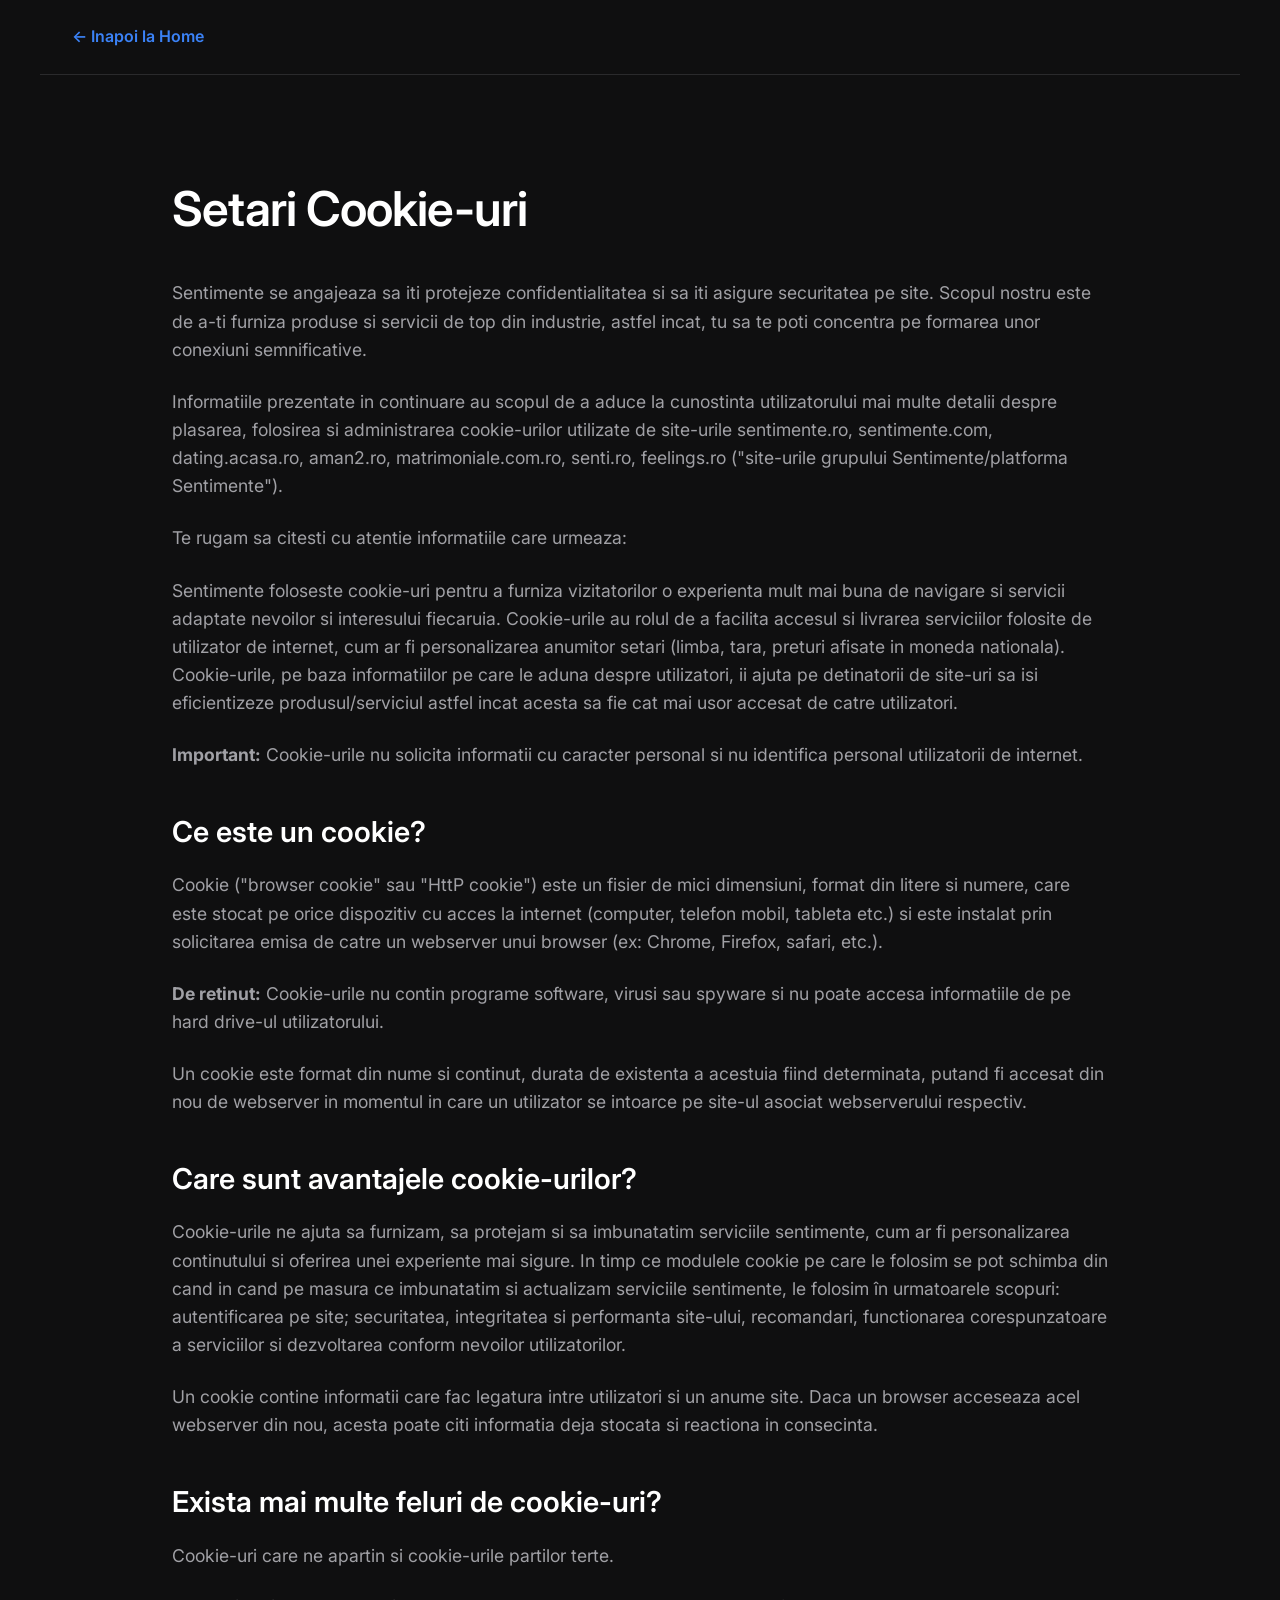
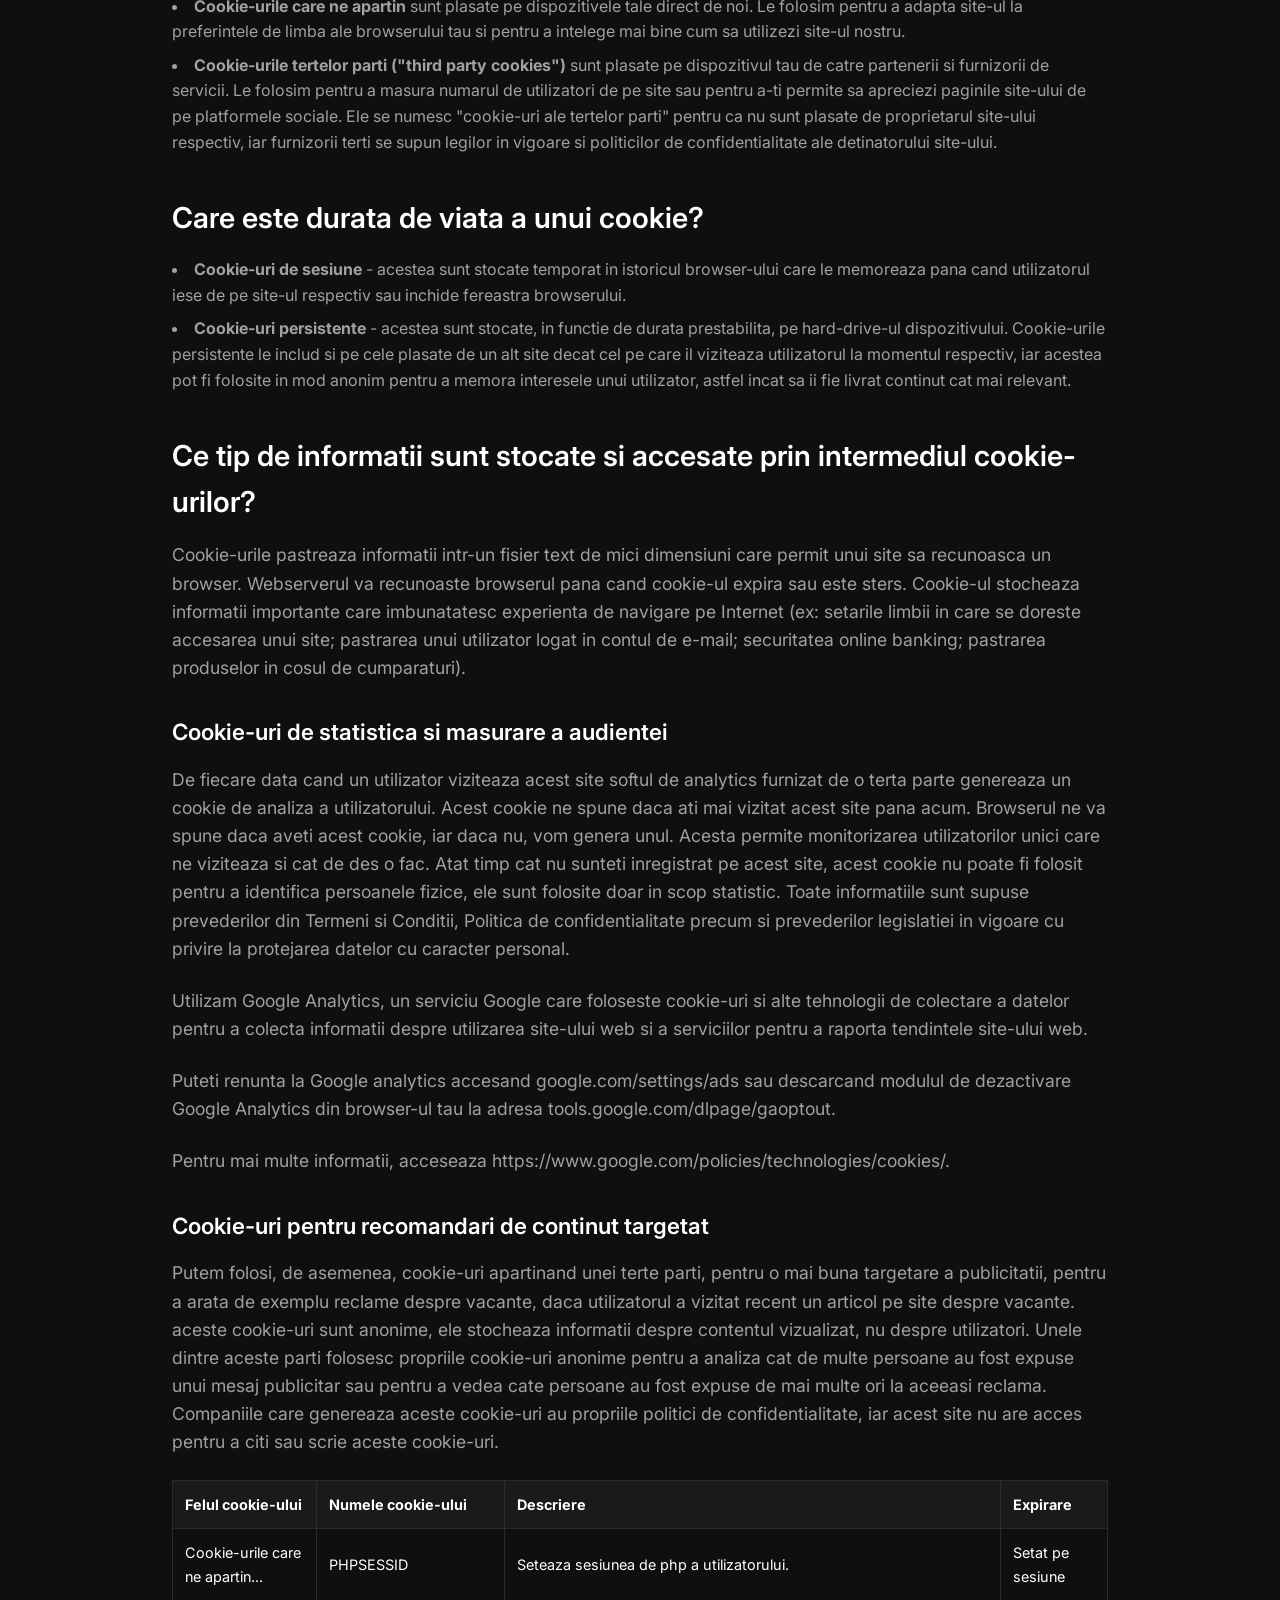
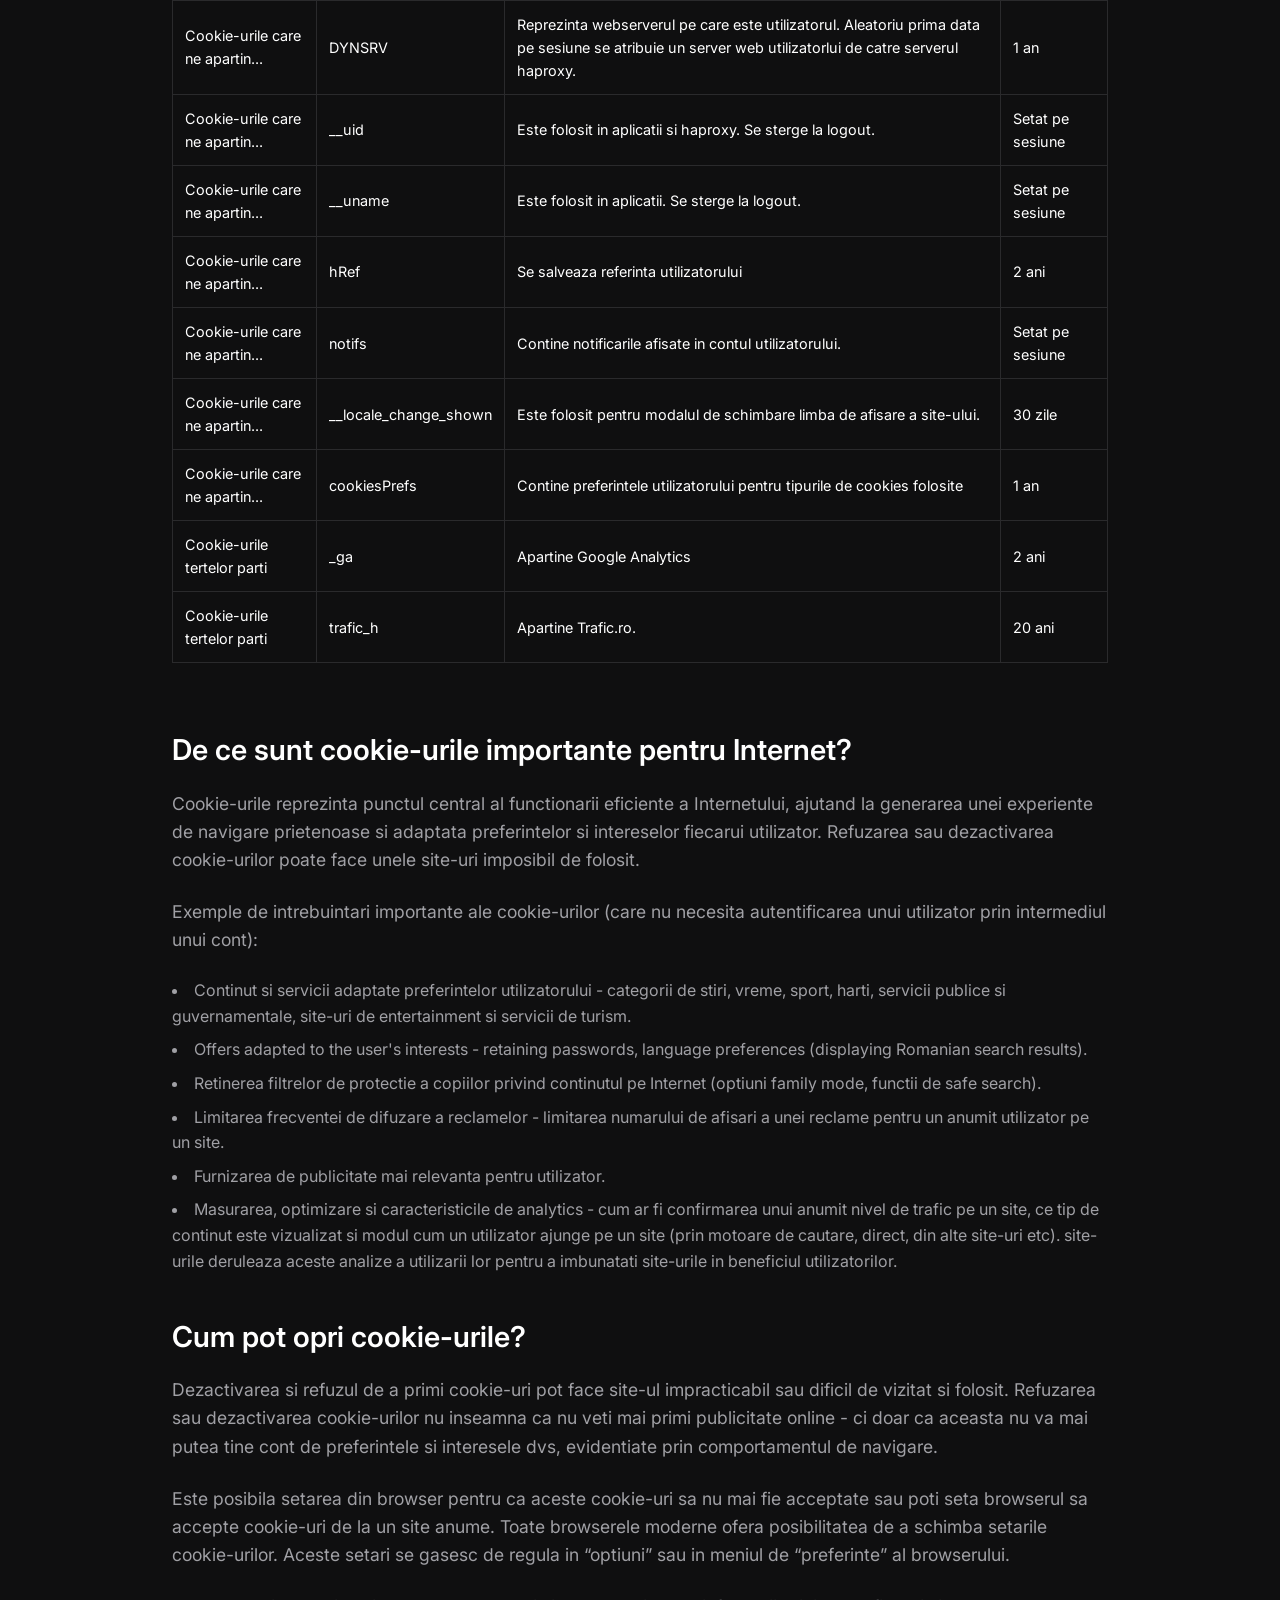
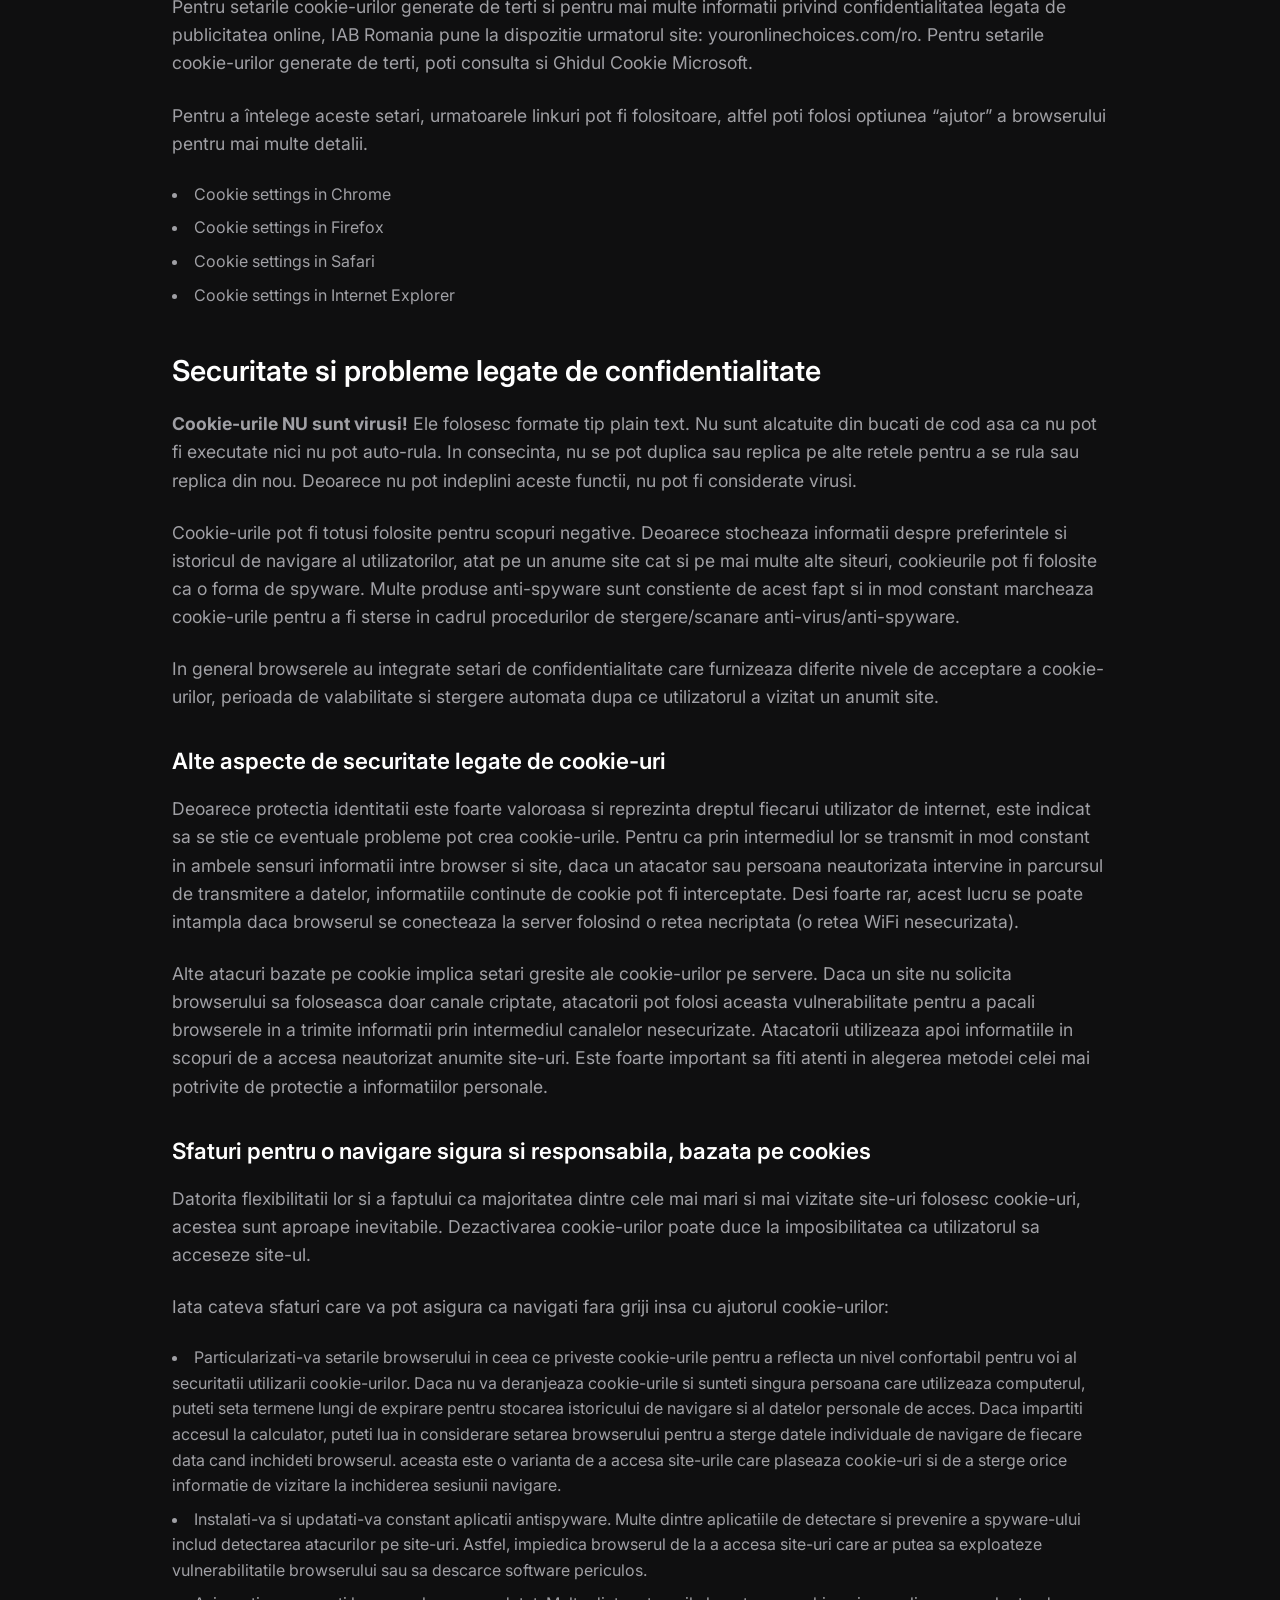
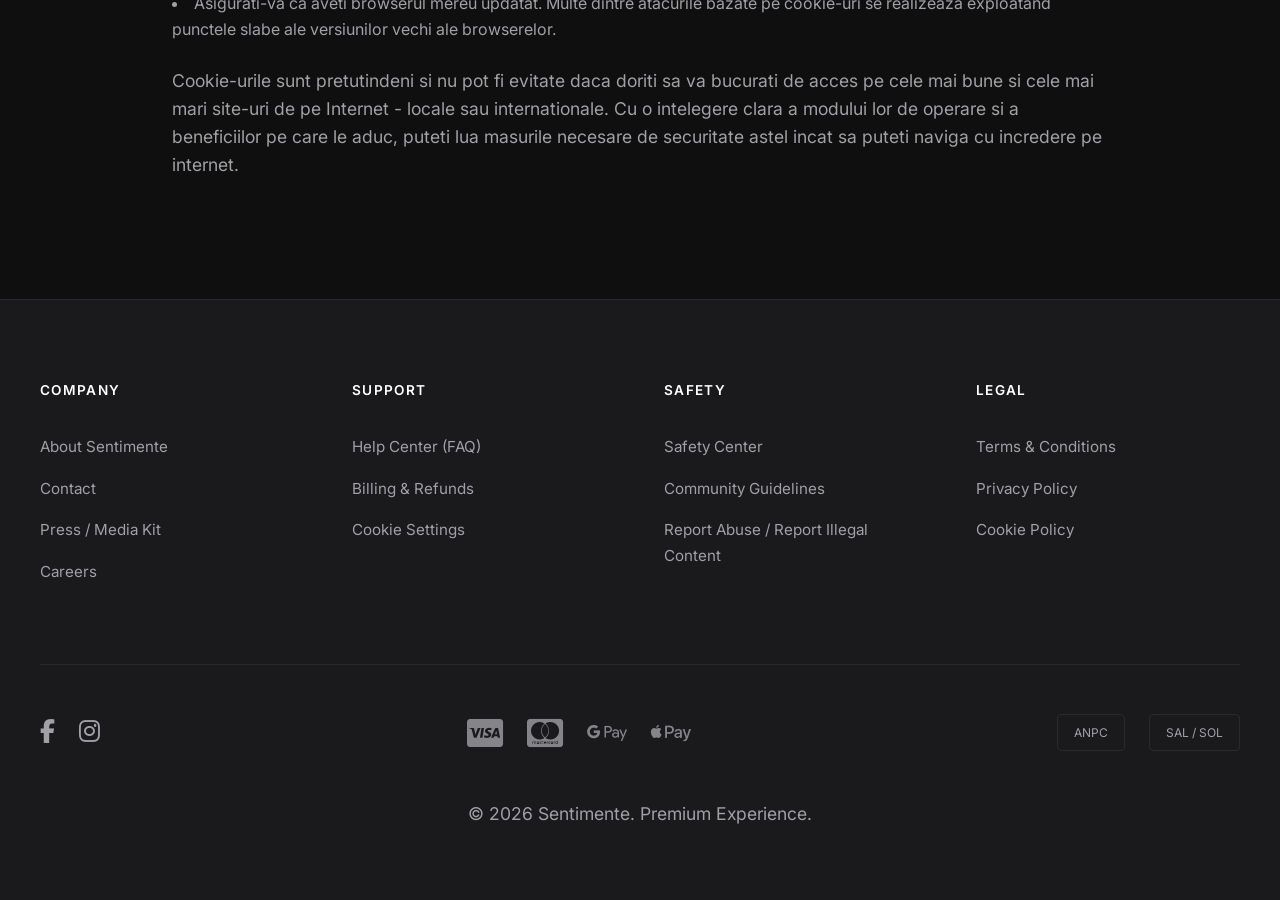
<file: cookie-settings.html>
<!DOCTYPE html>
<html lang="en">

<head>
    <meta charset="UTF-8">
    <meta name="viewport" content="width=device-width, initial-scale=1.0">
    <title>Setari Cookie-uri - Sentimente</title>
    <link rel="stylesheet" href="style.css">
    <link rel="stylesheet" href="https://cdnjs.cloudflare.com/ajax/libs/font-awesome/6.4.0/css/all.min.css">
    <style>
        .content-section h2 {
            font-size: 1.8rem;
            margin: 2.5rem 0 1rem;
            font-weight: 600;
        }

        .content-section h3 {
            font-size: 1.4rem;
            margin: 2rem 0 1rem;
            font-weight: 600;
            color: var(--text-color);
        }

        .content-section ul {
            list-style-position: inside;
            margin-bottom: 1.5rem;
            color: var(--muted-text);
        }

        .content-section ul li {
            margin-bottom: 0.5rem;
        }

        table {
            width: 100%;
            border-collapse: collapse;
            margin-bottom: 1.5rem;
            font-size: 0.9rem;
        }

        th,
        td {
            border: 1px solid var(--border-color);
            padding: 0.75rem;
            text-align: left;
        }

        th {
            background-color: var(--secondary-bg);
            color: var(--text-color);
        }
    </style>
</head>

<body>
    <nav
        style="padding: 1.5rem 2rem; border-bottom: 1px solid #2a2a2c; max-width: 1200px; margin: 0 auto; width: 100%;">
        <a href="index.html" style="text-decoration: none; color: #3b82f6; font-weight: 600;">← Inapoi la Home</a>
    </nav>

    <main class="content-section">
        <h1>Setari Cookie-uri</h1>

        <p>Sentimente se angajeaza sa iti protejeze confidentialitatea si sa iti asigure securitatea pe site. Scopul
            nostru este de a-ti furniza produse si servicii de top din industrie, astfel incat, tu sa te poti concentra
            pe formarea unor conexiuni semnificative.</p>
        <p>Informatiile prezentate in continuare au scopul de a aduce la cunostinta utilizatorului mai multe detalii
            despre plasarea, folosirea si administrarea cookie-urilor utilizate de site-urile sentimente.ro,
            sentimente.com, dating.acasa.ro, aman2.ro, matrimoniale.com.ro, senti.ro, feelings.ro ("site-urile grupului
            Sentimente/platforma Sentimente").</p>
        <p>Te rugam sa citesti cu atentie informatiile care urmeaza:</p>
        <p>Sentimente foloseste cookie-uri pentru a furniza vizitatorilor o experienta mult mai buna de navigare si
            servicii adaptate nevoilor si interesului fiecaruia. Cookie-urile au rolul de a facilita accesul si livrarea
            serviciilor folosite de utilizator de internet, cum ar fi personalizarea anumitor setari (limba, tara,
            preturi afisate in moneda nationala). Cookie-urile, pe baza informatiilor pe care le aduna despre
            utilizatori, ii ajuta pe detinatorii de site-uri sa isi eficientizeze produsul/serviciul astfel incat acesta
            sa fie cat mai usor accesat de catre utilizatori.</p>
        <p><strong>Important:</strong> Cookie-urile nu solicita informatii cu caracter personal si nu identifica
            personal utilizatorii de internet.</p>

        <h2>Ce este un cookie?</h2>
        <p>Cookie ("browser cookie" sau "HttP cookie") este un fisier de mici dimensiuni, format din litere si numere,
            care este stocat pe orice dispozitiv cu acces la internet (computer, telefon mobil, tableta etc.) si este
            instalat prin solicitarea emisa de catre un webserver unui browser (ex: Chrome, Firefox, safari, etc.).</p>
        <p><strong>De retinut:</strong> Cookie-urile nu contin programe software, virusi sau spyware si nu poate accesa
            informatiile de pe hard drive-ul utilizatorului.</p>
        <p>Un cookie este format din nume si continut, durata de existenta a acestuia fiind determinata, putand fi
            accesat din nou de webserver in momentul in care un utilizator se intoarce pe site-ul asociat webserverului
            respectiv.</p>

        <h2>Care sunt avantajele cookie-urilor?</h2>
        <p>Cookie-urile ne ajuta sa furnizam, sa protejam si sa imbunatatim serviciile sentimente, cum ar fi
            personalizarea continutului si oferirea unei experiente mai sigure. In timp ce modulele cookie pe care le
            folosim se pot schimba din cand in cand pe masura ce imbunatatim si actualizam serviciile sentimente, le
            folosim în urmatoarele scopuri: autentificarea pe site; securitatea, integritatea si performanta site-ului,
            recomandari, functionarea corespunzatoare a serviciilor si dezvoltarea conform nevoilor utilizatorilor.</p>
        <p>Un cookie contine informatii care fac legatura intre utilizatori si un anume site. Daca un browser acceseaza
            acel webserver din nou, acesta poate citi informatia deja stocata si reactiona in consecinta.</p>

        <h2>Exista mai multe feluri de cookie-uri?</h2>
        <p>Cookie-uri care ne apartin si cookie-urile partilor terte.</p>
        <ul>
            <li><strong>Cookie-urile care ne apartin</strong> sunt plasate pe dispozitivele tale direct de noi. Le
                folosim pentru a adapta site-ul la preferintele de limba ale browserului tau si pentru a intelege mai
                bine cum sa utilizezi site-ul nostru.</li>
            <li><strong>Cookie-urile tertelor parti ("third party cookies")</strong> sunt plasate pe dispozitivul tau de
                catre partenerii si furnizorii de servicii. Le folosim pentru a masura numarul de utilizatori de pe site
                sau pentru a-ti permite sa apreciezi paginile site-ului de pe platformele sociale. Ele se numesc
                "cookie-uri ale tertelor parti" pentru ca nu sunt plasate de proprietarul site-ului respectiv, iar
                furnizorii terti se supun legilor in vigoare si politicilor de confidentialitate ale detinatorului
                site-ului.</li>
        </ul>

        <h2>Care este durata de viata a unui cookie?</h2>
        <ul>
            <li><strong>Cookie-uri de sesiune</strong> - acestea sunt stocate temporat in istoricul browser-ului care le
                memoreaza pana cand utilizatorul iese de pe site-ul respectiv sau inchide fereastra browserului.</li>
            <li><strong>Cookie-uri persistente</strong> - acestea sunt stocate, in functie de durata prestabilita, pe
                hard-drive-ul dispozitivului. Cookie-urile persistente le includ si pe cele plasate de un alt site decat
                cel pe care il viziteaza utilizatorul la momentul respectiv, iar acestea pot fi folosite in mod anonim
                pentru a memora interesele unui utilizator, astfel incat sa ii fie livrat continut cat mai relevant.
            </li>
        </ul>

        <h2>Ce tip de informatii sunt stocate si accesate prin intermediul cookie-urilor?</h2>
        <p>Cookie-urile pastreaza informatii intr-un fisier text de mici dimensiuni care permit unui site sa recunoasca
            un browser. Webserverul va recunoaste browserul pana cand cookie-ul expira sau este sters. Cookie-ul
            stocheaza informatii importante care imbunatatesc experienta de navigare pe Internet (ex: setarile limbii in
            care se doreste accesarea unui site; pastrarea unui utilizator logat in contul de e-mail; securitatea online
            banking; pastrarea produselor in cosul de cumparaturi).</p>

        <h3>Cookie-uri de statistica si masurare a audientei</h3>
        <p>De fiecare data cand un utilizator viziteaza acest site softul de analytics furnizat de o terta parte
            genereaza un cookie de analiza a utilizatorului. Acest cookie ne spune daca ati mai vizitat acest site pana
            acum. Browserul ne va spune daca aveti acest cookie, iar daca nu, vom genera unul. Acesta permite
            monitorizarea utilizatorilor unici care ne viziteaza si cat de des o fac. Atat timp cat nu sunteti
            inregistrat pe acest site, acest cookie nu poate fi folosit pentru a identifica persoanele fizice, ele sunt
            folosite doar in scop statistic. Toate informatiile sunt supuse prevederilor din Termeni si Conditii,
            Politica de confidentialitate precum si prevederilor legislatiei in vigoare cu privire la protejarea datelor
            cu caracter personal.</p>
        <p>Utilizam Google Analytics, un serviciu Google care foloseste cookie-uri si alte tehnologii de colectare a
            datelor pentru a colecta informatii despre utilizarea site-ului web si a serviciilor pentru a raporta
            tendintele site-ului web.</p>
        <p>Puteti renunta la Google analytics accesand google.com/settings/ads sau descarcand modulul de dezactivare
            Google Analytics din browser-ul tau la adresa tools.google.com/dlpage/gaoptout.</p>
        <p>Pentru mai multe informatii, acceseaza https://www.google.com/policies/technologies/cookies/.</p>

        <h3>Cookie-uri pentru recomandari de continut targetat</h3>
        <p>Putem folosi, de asemenea, cookie-uri apartinand unei terte parti, pentru o mai buna targetare a
            publicitatii, pentru a arata de exemplu reclame despre vacante, daca utilizatorul a vizitat recent un
            articol pe site despre vacante. aceste cookie-uri sunt anonime, ele stocheaza informatii despre contentul
            vizualizat, nu despre utilizatori. Unele dintre aceste parti folosesc propriile cookie-uri anonime pentru a
            analiza cat de multe persoane au fost expuse unui mesaj publicitar sau pentru a vedea cate persoane au fost
            expuse de mai multe ori la aceeasi reclama. Companiile care genereaza aceste cookie-uri au propriile
            politici de confidentialitate, iar acest site nu are acces pentru a citi sau scrie aceste cookie-uri.</p>

        <div style="overflow-x: auto;">
            <table>
                <thead>
                    <tr>
                        <th>Felul cookie-ului</th>
                        <th>Numele cookie-ului</th>
                        <th>Descriere</th>
                        <th>Expirare</th>
                    </tr>
                </thead>
                <tbody>
                    <tr>
                        <td>Cookie-urile care ne apartin...</td>
                        <td>PHPSESSID</td>
                        <td>Seteaza sesiunea de php a utilizatorului.</td>
                        <td>Setat pe sesiune</td>
                    </tr>
                    <tr>
                        <td>Cookie-urile care ne apartin...</td>
                        <td>DYNSRV</td>
                        <td>Reprezinta webserverul pe care este utilizatorul. Aleatoriu prima data pe sesiune se
                            atribuie un server web utilizatorlui de catre serverul haproxy.</td>
                        <td>1 an</td>
                    </tr>
                    <tr>
                        <td>Cookie-urile care ne apartin...</td>
                        <td>__uid</td>
                        <td>Este folosit in aplicatii si haproxy. Se sterge la logout.</td>
                        <td>Setat pe sesiune</td>
                    </tr>
                    <tr>
                        <td>Cookie-urile care ne apartin...</td>
                        <td>__uname</td>
                        <td>Este folosit in aplicatii. Se sterge la logout.</td>
                        <td>Setat pe sesiune</td>
                    </tr>
                    <tr>
                        <td>Cookie-urile care ne apartin...</td>
                        <td>hRef</td>
                        <td>Se salveaza referinta utilizatorului</td>
                        <td>2 ani</td>
                    </tr>
                    <tr>
                        <td>Cookie-urile care ne apartin...</td>
                        <td>notifs</td>
                        <td>Contine notificarile afisate in contul utilizatorului.</td>
                        <td>Setat pe sesiune</td>
                    </tr>
                    <tr>
                        <td>Cookie-urile care ne apartin...</td>
                        <td>__locale_change_shown</td>
                        <td>Este folosit pentru modalul de schimbare limba de afisare a site-ului.</td>
                        <td>30 zile</td>
                    </tr>
                    <tr>
                        <td>Cookie-urile care ne apartin...</td>
                        <td>cookiesPrefs</td>
                        <td>Contine preferintele utilizatorului pentru tipurile de cookies folosite</td>
                        <td>1 an</td>
                    </tr>
                    <tr>
                        <td>Cookie-urile tertelor parti</td>
                        <td>_ga</td>
                        <td>Apartine Google Analytics</td>
                        <td>2 ani</td>
                    </tr>
                    <tr>
                        <td>Cookie-urile tertelor parti</td>
                        <td>trafic_h</td>
                        <td>Apartine Trafic.ro.</td>
                        <td>20 ani</td>
                    </tr>
                </tbody>
            </table>
        </div>

        <h2>De ce sunt cookie-urile importante pentru Internet?</h2>
        <p>Cookie-urile reprezinta punctul central al functionarii eficiente a Internetului, ajutand la generarea unei
            experiente de navigare prietenoase si adaptata preferintelor si intereselor fiecarui utilizator. Refuzarea
            sau dezactivarea cookie-urilor poate face unele site-uri imposibil de folosit.</p>
        <p>Exemple de intrebuintari importante ale cookie-urilor (care nu necesita autentificarea unui utilizator prin
            intermediul unui cont):</p>
        <ul>
            <li>Continut si servicii adaptate preferintelor utilizatorului - categorii de stiri, vreme, sport, harti,
                servicii publice si guvernamentale, site-uri de entertainment si servicii de turism.</li>
            <li>Offers adapted to the user's interests - retaining passwords, language preferences (displaying Romanian
                search results).</li>
            <li>Retinerea filtrelor de protectie a copiilor privind continutul pe Internet (optiuni family mode, functii
                de safe search).</li>
            <li>Limitarea frecventei de difuzare a reclamelor - limitarea numarului de afisari a unei reclame pentru un
                anumit utilizator pe un site.</li>
            <li>Furnizarea de publicitate mai relevanta pentru utilizator.</li>
            <li>Masurarea, optimizare si caracteristicile de analytics - cum ar fi confirmarea unui anumit nivel de
                trafic pe un site, ce tip de continut este vizualizat si modul cum un utilizator ajunge pe un site (prin
                motoare de cautare, direct, din alte site-uri etc). site-urile deruleaza aceste analize a utilizarii lor
                pentru a imbunatati site-urile in beneficiul utilizatorilor.</li>
        </ul>

        <h2>Cum pot opri cookie-urile?</h2>
        <p>Dezactivarea si refuzul de a primi cookie-uri pot face site-ul impracticabil sau dificil de vizitat si
            folosit. Refuzarea sau dezactivarea cookie-urilor nu inseamna ca nu veti mai primi publicitate online - ci
            doar ca aceasta nu va mai putea tine cont de preferintele si interesele dvs, evidentiate prin comportamentul
            de navigare.</p>
        <p>Este posibila setarea din browser pentru ca aceste cookie-uri sa nu mai fie acceptate sau poti seta browserul
            sa accepte cookie-uri de la un site anume. Toate browserele moderne ofera posibilitatea de a schimba
            setarile cookie-urilor. Aceste setari se gasesc de regula in “optiuni” sau in meniul de “preferinte” al
            browserului.</p>
        <p>Pentru setarile cookie-urilor generate de terti si pentru mai multe informatii privind confidentialitatea
            legata de publicitatea online, IAB Romania pune la dispozitie urmatorul site: youronlinechoices.com/ro.
            Pentru setarile cookie-urilor generate de terti, poti consulta si Ghidul Cookie Microsoft.</p>
        <p>Pentru a întelege aceste setari, urmatoarele linkuri pot fi folositoare, altfel poti folosi optiunea “ajutor”
            a browserului pentru mai multe detalii.</p>
        <ul>
            <li>Cookie settings in Chrome</li>
            <li>Cookie settings in Firefox</li>
            <li>Cookie settings in Safari</li>
            <li>Cookie settings in Internet Explorer</li>
        </ul>

        <h2>Securitate si probleme legate de confidentialitate</h2>
        <p><strong>Cookie-urile NU sunt virusi!</strong> Ele folosesc formate tip plain text. Nu sunt alcatuite din
            bucati de cod asa ca nu pot fi executate nici nu pot auto-rula. In consecinta, nu se pot duplica sau replica
            pe alte retele pentru a se rula sau replica din nou. Deoarece nu pot indeplini aceste functii, nu pot fi
            considerate virusi.</p>
        <p>Cookie-urile pot fi totusi folosite pentru scopuri negative. Deoarece stocheaza informatii despre
            preferintele si istoricul de navigare al utilizatorilor, atat pe un anume site cat si pe mai multe alte
            siteuri, cookieurile pot fi folosite ca o forma de spyware. Multe produse anti-spyware sunt constiente de
            acest fapt si in mod constant marcheaza cookie-urile pentru a fi sterse in cadrul procedurilor de
            stergere/scanare anti-virus/anti-spyware.</p>
        <p>In general browserele au integrate setari de confidentialitate care furnizeaza diferite nivele de acceptare a
            cookie-urilor, perioada de valabilitate si stergere automata dupa ce utilizatorul a vizitat un anumit site.
        </p>

        <h3>Alte aspecte de securitate legate de cookie-uri</h3>
        <p>Deoarece protectia identitatii este foarte valoroasa si reprezinta dreptul fiecarui utilizator de internet,
            este indicat sa se stie ce eventuale probleme pot crea cookie-urile. Pentru ca prin intermediul lor se
            transmit in mod constant in ambele sensuri informatii intre browser si site, daca un atacator sau persoana
            neautorizata intervine in parcursul de transmitere a datelor, informatiile continute de cookie pot fi
            interceptate. Desi foarte rar, acest lucru se poate intampla daca browserul se conecteaza la server folosind
            o retea necriptata (o retea WiFi nesecurizata).</p>
        <p>Alte atacuri bazate pe cookie implica setari gresite ale cookie-urilor pe servere. Daca un site nu solicita
            browserului sa foloseasca doar canale criptate, atacatorii pot folosi aceasta vulnerabilitate pentru a
            pacali browserele in a trimite informatii prin intermediul canalelor nesecurizate. Atacatorii utilizeaza
            apoi informatiile in scopuri de a accesa neautorizat anumite site-uri. Este foarte important sa fiti atenti
            in alegerea metodei celei mai potrivite de protectie a informatiilor personale.</p>

        <h3>Sfaturi pentru o navigare sigura si responsabila, bazata pe cookies</h3>
        <p>Datorita flexibilitatii lor si a faptului ca majoritatea dintre cele mai mari si mai vizitate site-uri
            folosesc cookie-uri, acestea sunt aproape inevitabile. Dezactivarea cookie-urilor poate duce la
            imposibilitatea ca utilizatorul sa acceseze site-ul.</p>
        <p>Iata cateva sfaturi care va pot asigura ca navigati fara griji insa cu ajutorul cookie-urilor:</p>
        <ul>
            <li>Particularizati-va setarile browserului in ceea ce priveste cookie-urile pentru a reflecta un nivel
                confortabil pentru voi al securitatii utilizarii cookie-urilor. Daca nu va deranjeaza cookie-urile si
                sunteti singura persoana care utilizeaza computerul, puteti seta termene lungi de expirare pentru
                stocarea istoricului de navigare si al datelor personale de acces. Daca impartiti accesul la calculator,
                puteti lua in considerare setarea browserului pentru a sterge datele individuale de navigare de fiecare
                data cand inchideti browserul. aceasta este o varianta de a accesa site-urile care plaseaza cookie-uri
                si de a sterge orice informatie de vizitare la inchiderea sesiunii navigare.</li>
            <li>Instalati-va si updatati-va constant aplicatii antispyware. Multe dintre aplicatiile de detectare si
                prevenire a spyware-ului includ detectarea atacurilor pe site-uri. Astfel, impiedica browserul de la a
                accesa site-uri care ar putea sa exploateze vulnerabilitatile browserului sau sa descarce software
                periculos.</li>
            <li>Asigurati-va ca aveti browserul mereu updatat. Multe dintre atacurile bazate pe cookie-uri se realizeaza
                exploatand punctele slabe ale versiunilor vechi ale browserelor.</li>
        </ul>

        <p>Cookie-urile sunt pretutindeni si nu pot fi evitate daca doriti sa va bucurati de acces pe cele mai bune si
            cele mai mari site-uri de pe Internet - locale sau internationale. Cu o intelegere clara a modului lor de
            operare si a beneficiilor pe care le aduc, puteti lua masurile necesare de securitate astel incat sa puteti
            naviga cu incredere pe internet.</p>
    </main>

    <footer class="site-footer">
        <div class="footer-container">
            <div class="footer-column">
                <h3>Company</h3>
                <ul>
                    <li><a href="about.html">About Sentimente</a></li>
                    <li><a href="contact.html">Contact</a></li>
                    <li><a href="press.html">Press / Media Kit</a></li>
                    <li><a href="careers.html">Careers</a></li>
                </ul>
            </div>
            <div class="footer-column">
                <h3>Support</h3>
                <ul>
                    <li><a href="faq.html">Help Center (FAQ)</a></li>
                    <li><a href="billing.html">Billing & Refunds</a></li>
                    <li><a href="cookie-settings.html">Cookie Settings</a></li>
                </ul>
            </div>
            <div class="footer-column">
                <h3>Safety</h3>
                <ul>
                    <li><a href="safety.html">Safety Center</a></li>
                    <li><a href="community-guidelines.html">Community Guidelines</a></li>
                    <li><a href="report-abuse.html">Report Abuse / Report Illegal Content</a></li>
                </ul>
            </div>
            <div class="footer-column">
                <h3>Legal</h3>
                <ul>
                    <li><a href="terms.html">Terms & Conditions</a></li>
                    <li><a href="privacy.html">Privacy Policy</a></li>
                    <li><a href="cookie-policy.html">Cookie Policy</a></li>
                </ul>
            </div>
        </div>

        <div class="footer-extra">
            <div class="social-icons">
                <a href="#"><i class="fab fa-facebook-f"></i></a>
                <a href="#"><i class="fab fa-instagram"></i></a>
            </div>
            <div class="payment-methods">
                <i class="fab fa-cc-visa"></i>
                <i class="fab fa-cc-mastercard"></i>
                <i class="fab fa-google-pay"></i>
                <i class="fab fa-apple-pay"></i>
            </div>
            <div class="legal-ro">
                <a href="anpc.html">ANPC</a>
                <a href="sol.html">SAL / SOL</a>
            </div>
        </div>

        <div class="footer-bottom">
            <p>&copy; 2026 Sentimente. Premium Experience.</p>
        </div>
    </footer>
    <!-- Updated with Sentimente Cookie Policy content -->
</body>

</html>
</file>
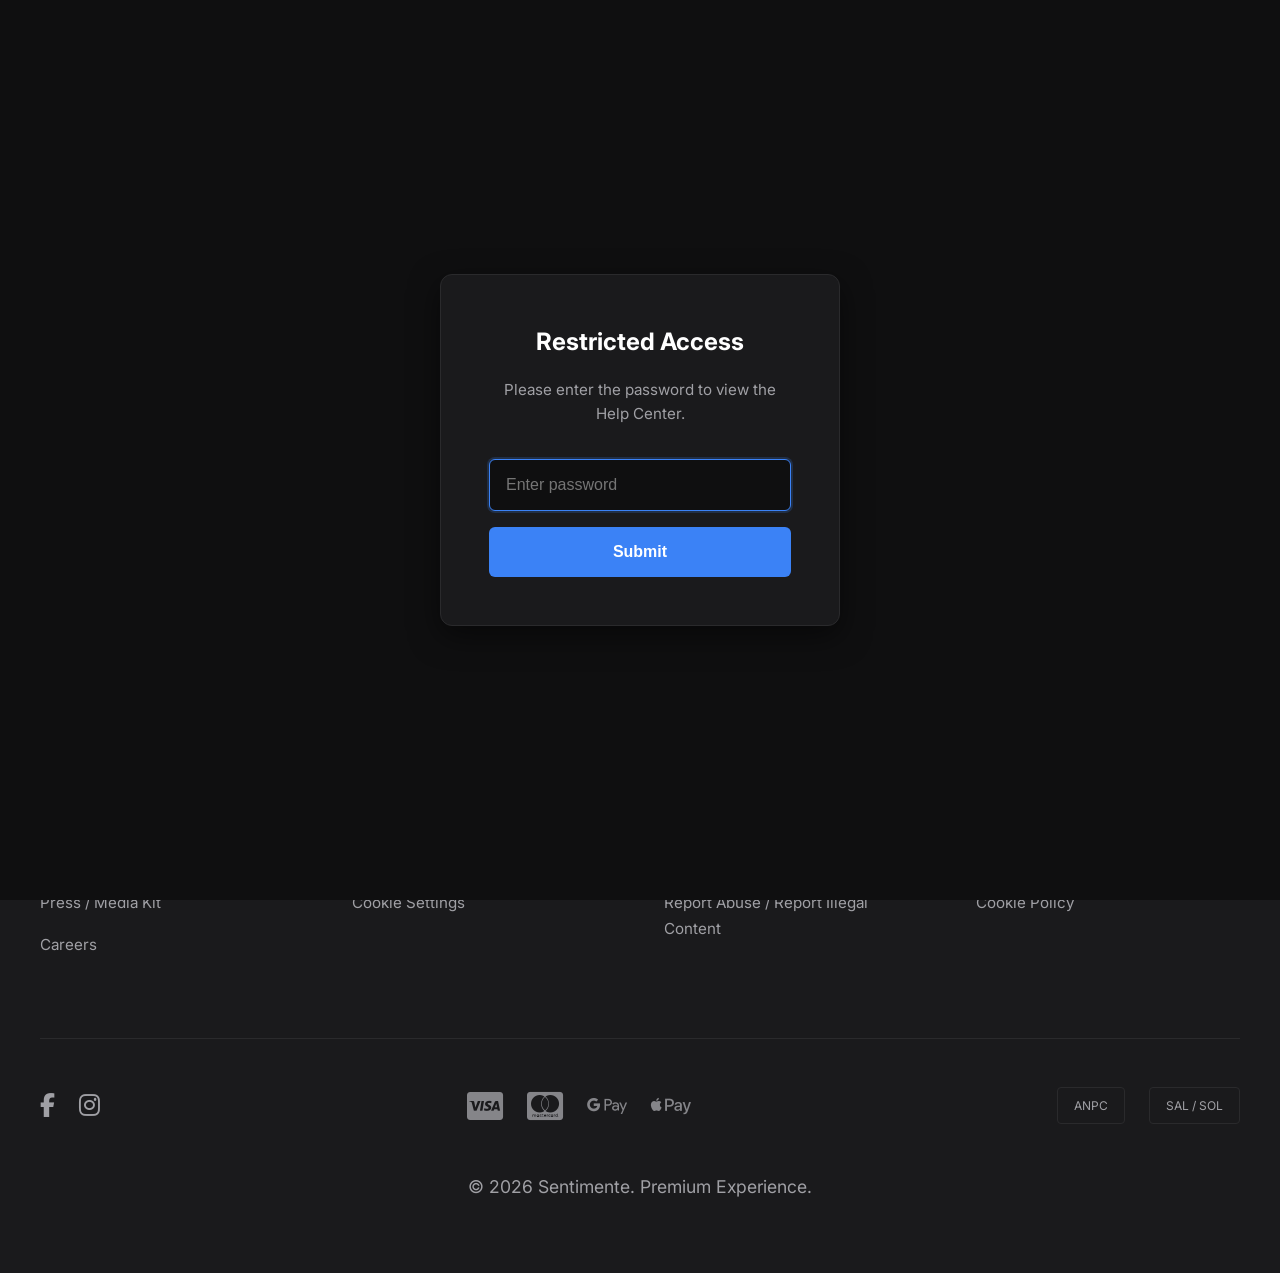
<file: faq.html>
<!DOCTYPE html>
<html lang="en">

<head>
    <meta charset="UTF-8">
    <meta name="viewport" content="width=device-width, initial-scale=1.0">
    <title>Help Center (FAQ) - Sentimente</title>
    <link rel="stylesheet" href="style.css">
    <link rel="stylesheet" href="https://cdnjs.cloudflare.com/ajax/libs/font-awesome/6.4.0/css/all.min.css">
    <style>
        /* Password Overlay Styles */
        #password-overlay {
            position: fixed;
            top: 0;
            left: 0;
            width: 100%;
            height: 100%;
            background-color: var(--bg-color);
            z-index: 9999;
            display: flex;
            justify-content: center;
            align-items: center;
            flex-direction: column;
            text-align: center;
        }

        .password-container {
            background-color: var(--secondary-bg);
            padding: 3rem;
            border-radius: 12px;
            border: 1px solid var(--border-color);
            box-shadow: 0 10px 30px rgba(0, 0, 0, 0.5);
            max-width: 400px;
            width: 90%;
        }

        .password-container h2 {
            margin-bottom: 1rem;
            font-size: 1.5rem;
            color: var(--text-color);
        }

        .password-container p {
            color: var(--muted-text);
            margin-bottom: 2rem;
            font-size: 0.95rem;
        }

        .password-container input[type="password"] {
            width: 100%;
            padding: 1rem;
            margin-bottom: 1rem;
            border: 1px solid var(--border-color);
            background-color: var(--bg-color);
            color: var(--text-color);
            border-radius: 6px;
            font-size: 1rem;
            box-sizing: border-box;
            transition: border-color 0.2s, box-shadow 0.2s;
        }

        .password-container input[type="password"]:focus {
            outline: none;
            border-color: var(--accent-color);
            box-shadow: 0 0 0 2px rgba(59, 130, 246, 0.2);
        }

        .password-container button {
            width: 100%;
            padding: 1rem;
            background-color: var(--accent-color);
            color: #fff;
            border: none;
            border-radius: 6px;
            font-size: 1rem;
            font-weight: 600;
            cursor: pointer;
            transition: background-color 0.2s ease;
        }

        .password-container button:hover {
            background-color: #2563eb;
        }

        .error-message {
            color: #ef4444;
            margin-top: 1rem;
            font-size: 0.9rem;
            display: none;
        }

        /* Prevent scrolling when overlay is active */
        body.locked {
            overflow: hidden;
        }
    </style>
</head>

<body class="locked">

    <!-- Password Overlay Full Screen -->
    <div id="password-overlay">
        <div class="password-container">
            <h2>Restricted Access</h2>
            <p>Please enter the password to view the Help Center.</p>
            <input type="password" id="password-input" placeholder="Enter password">
            <button onclick="checkPassword()">Submit</button>
            <div id="error-message" class="error-message">Incorrect password. Please try again.</div>
        </div>
    </div>

    <!-- Main Content (Hidden initially by the overlay visually, but technically in DOM) -->
    <nav
        style="padding: 1.5rem 2rem; border-bottom: 1px solid #2a2a2c; max-width: 1200px; margin: 0 auto; width: 100%;">
        <a href="index.html" style="text-decoration: none; color: var(--accent-color); font-weight: 600;">← Back to
            Home</a>
    </nav>

    <main>
        <h1>Help Center (FAQ)</h1>

        <p>Lorem ipsum dolor sit amet, consectetur adipiscing elit. Sed do eiusmod tempor incididunt ut labore et dolore
            magna aliqua. Ut enim ad minim veniam, quis nostrud exercitation ullamco laboris nisi ut aliquip ex ea
            commodo consequat.</p>
        <p>Duis aute irure dolor in reprehenderit in voluptate velit esse cillum dolore eu fugiat nulla pariatur.
            Excepteur sint occaecat cupidatat non proident, sunt in culpa qui officia deserunt mollit anim id est
            laborum.</p>
        <p>Curabitur pretium tincidunt lacus. Nulla gravida orci a odio. Nullam varius, turpis et commodo pharetra, est
            eros bibendum elit, nec luctus magna felis sollicitudin mauris. Integer in mauris eu nibh euismod gravida.
            Duis ac tellus et risus vulputate vehicula.</p>
    </main>

    <footer class="site-footer">
        <div class="footer-container">
            <div class="footer-column">
                <h3>Company</h3>
                <ul>
                    <li><a href="about.html">About Sentimente</a></li>
                    <li><a href="contact.html">Contact</a></li>
                    <li><a href="press.html">Press / Media Kit</a></li>
                    <li><a href="careers.html">Careers</a></li>
                </ul>
            </div>
            <div class="footer-column">
                <h3>Support</h3>
                <ul>
                    <li><a href="faq.html">Help Center (FAQ)</a></li>
                    <li><a href="billing.html">Billing & Refunds</a></li>
                    <li><a href="cookie-settings.html">Cookie Settings</a></li>
                </ul>
            </div>
            <div class="footer-column">
                <h3>Safety</h3>
                <ul>
                    <li><a href="safety.html">Safety Center</a></li>
                    <li><a href="community-guidelines.html">Community Guidelines</a></li>
                    <li><a href="report-abuse.html">Report Abuse / Report Illegal Content</a></li>
                </ul>
            </div>
            <div class="footer-column">
                <h3>Legal</h3>
                <ul>
                    <li><a href="terms.html">Terms & Conditions</a></li>
                    <li><a href="privacy.html">Privacy Policy</a></li>
                    <li><a href="cookie-policy.html">Cookie Policy</a></li>
                </ul>
            </div>
        </div>

        <div class="footer-extra">
            <div class="social-icons">
                <a href="#"><i class="fab fa-facebook-f"></i></a>
                <a href="#"><i class="fab fa-instagram"></i></a>
            </div>
            <div class="payment-methods">
                <i class="fab fa-cc-visa"></i>
                <i class="fab fa-cc-mastercard"></i>
                <i class="fab fa-google-pay"></i>
                <i class="fab fa-apple-pay"></i>
            </div>
            <div class="legal-ro">
                <a href="anpc.html">ANPC</a>
                <a href="sol.html">SAL / SOL</a>
            </div>
        </div>

        <div class="footer-bottom">
            <p>&copy; 2026 Sentimente. Premium Experience.</p>
        </div>
    </footer>

    <script>
        function checkPassword() {
            var inputElement = document.getElementById("password-input");
            var errorElement = document.getElementById("error-message");
            var overlayElement = document.getElementById("password-overlay");

            // Set your static password here
            var staticPassword = "admin";

            if (inputElement.value === staticPassword) {
                // Hide the overlay
                overlayElement.style.opacity = "0";
                setTimeout(function () {
                    overlayElement.style.display = "none";
                }, 300); // Wait for transition
                // Allow scrolling again
                document.body.classList.remove("locked");
            } else {
                // Show error message
                errorElement.style.display = "block";
                inputElement.value = "";
                inputElement.focus();
            }
        }

        // Allow pressing Enter to submit
        document.getElementById("password-input").addEventListener("keypress", function (event) {
            if (event.key === "Enter") {
                event.preventDefault();
                checkPassword();
            }
        });

        // Focus on input field automatically when page loads
        document.getElementById("password-input").focus();
    </script>
</body>

</html>
</file>
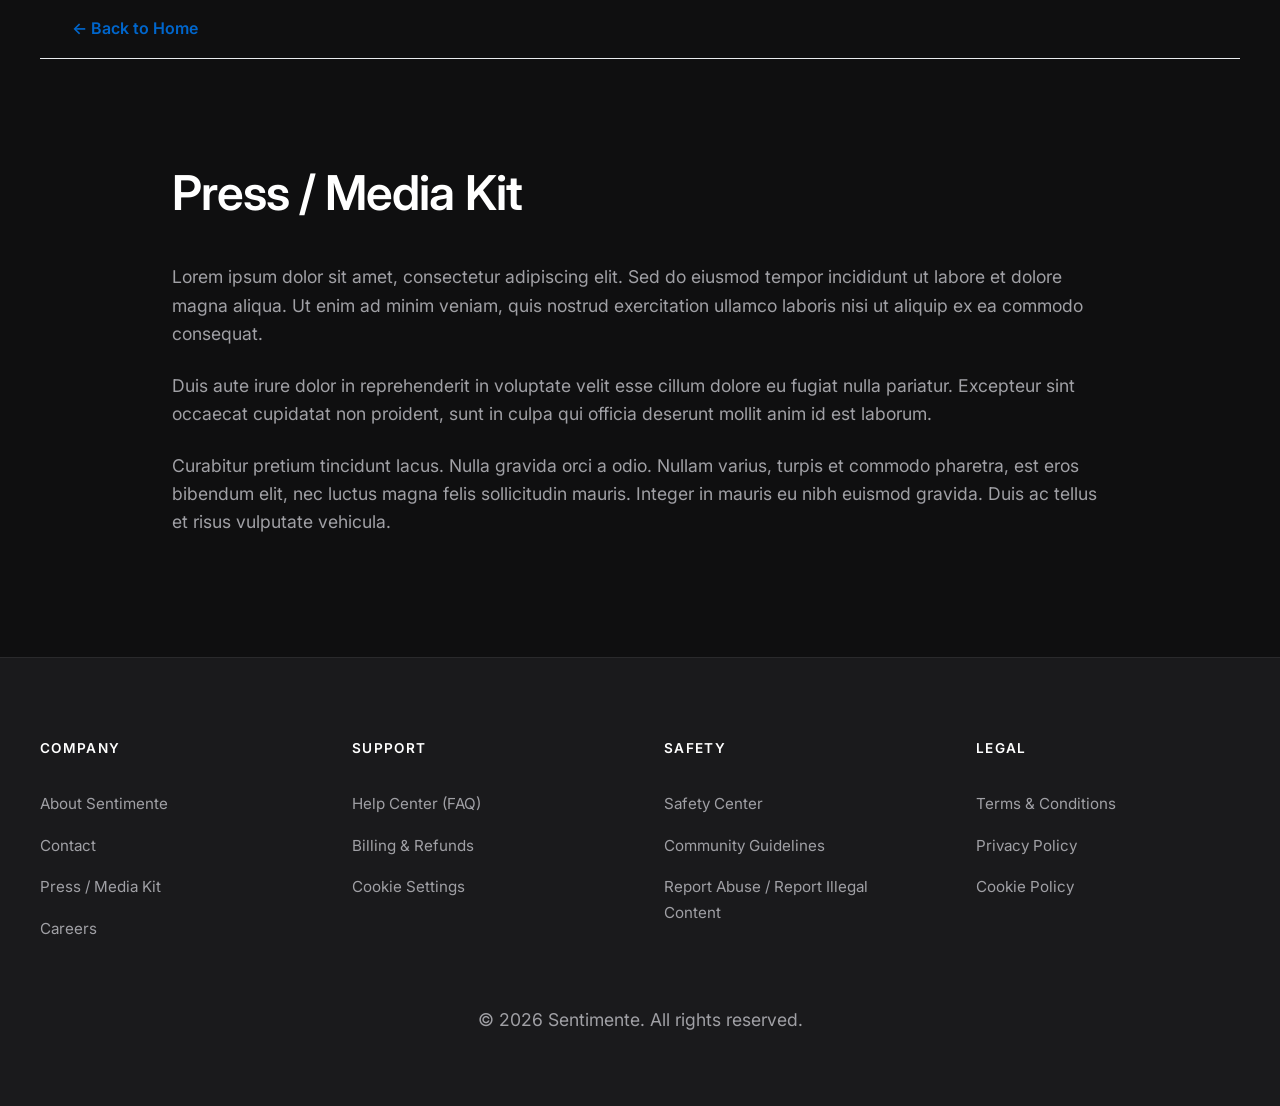
<file: press.html>
<!DOCTYPE html>
<html lang="en">
<head>
    <meta charset="UTF-8">
    <meta name="viewport" content="width=device-width, initial-scale=1.0">
    <title>Press / Media Kit - Sentimente</title>
    <link rel="stylesheet" href="style.css">
</head>
<body>
    <nav style="padding: 1rem 2rem; border-bottom: 1px solid #e9ecef; max-width: 1200px; margin: 0 auto; width: 100%;">
        <a href="index.html" style="text-decoration: none; color: #0066cc; font-weight: 600;">← Back to Home</a>
    </nav>

    <main>
        <h1>Press / Media Kit</h1>
        
        <p>Lorem ipsum dolor sit amet, consectetur adipiscing elit. Sed do eiusmod tempor incididunt ut labore et dolore magna aliqua. Ut enim ad minim veniam, quis nostrud exercitation ullamco laboris nisi ut aliquip ex ea commodo consequat.</p>
        <p>Duis aute irure dolor in reprehenderit in voluptate velit esse cillum dolore eu fugiat nulla pariatur. Excepteur sint occaecat cupidatat non proident, sunt in culpa qui officia deserunt mollit anim id est laborum.</p>
        <p>Curabitur pretium tincidunt lacus. Nulla gravida orci a odio. Nullam varius, turpis et commodo pharetra, est eros bibendum elit, nec luctus magna felis sollicitudin mauris. Integer in mauris eu nibh euismod gravida. Duis ac tellus et risus vulputate vehicula.</p>

    </main>

    
    <footer class="site-footer">
        <div class="footer-container">
            <div class="footer-column">
                <h3>Company</h3>
                <ul>
                    <li><a href="about.html">About Sentimente</a></li>
                    <li><a href="contact.html">Contact</a></li>
                    <li><a href="press.html">Press / Media Kit</a></li>
                    <li><a href="careers.html">Careers</a></li>
                </ul>
            </div>
            <div class="footer-column">
                <h3>Support</h3>
                <ul>
                    <li><a href="faq.html">Help Center (FAQ)</a></li>
                    <li><a href="billing.html">Billing & Refunds</a></li>
                    <li><a href="cookie-settings.html">Cookie Settings</a></li>
                </ul>
            </div>
            <div class="footer-column">
                <h3>Safety</h3>
                <ul>
                    <li><a href="safety.html">Safety Center</a></li>
                    <li><a href="community-guidelines.html">Community Guidelines</a></li>
                    <li><a href="report-abuse.html">Report Abuse / Report Illegal Content</a></li>
                </ul>
            </div>
            <div class="footer-column">
                <h3>Legal</h3>
                <ul>
                    <li><a href="terms.html">Terms & Conditions</a></li>
                    <li><a href="privacy.html">Privacy Policy</a></li>
                    <li><a href="cookie-policy.html">Cookie Policy</a></li>
                </ul>
            </div>
        </div>
        <div class="footer-bottom">
            <p>&copy; 2026 Sentimente. All rights reserved.</p>
        </div>
    </footer>

</body>
</html>
</file>
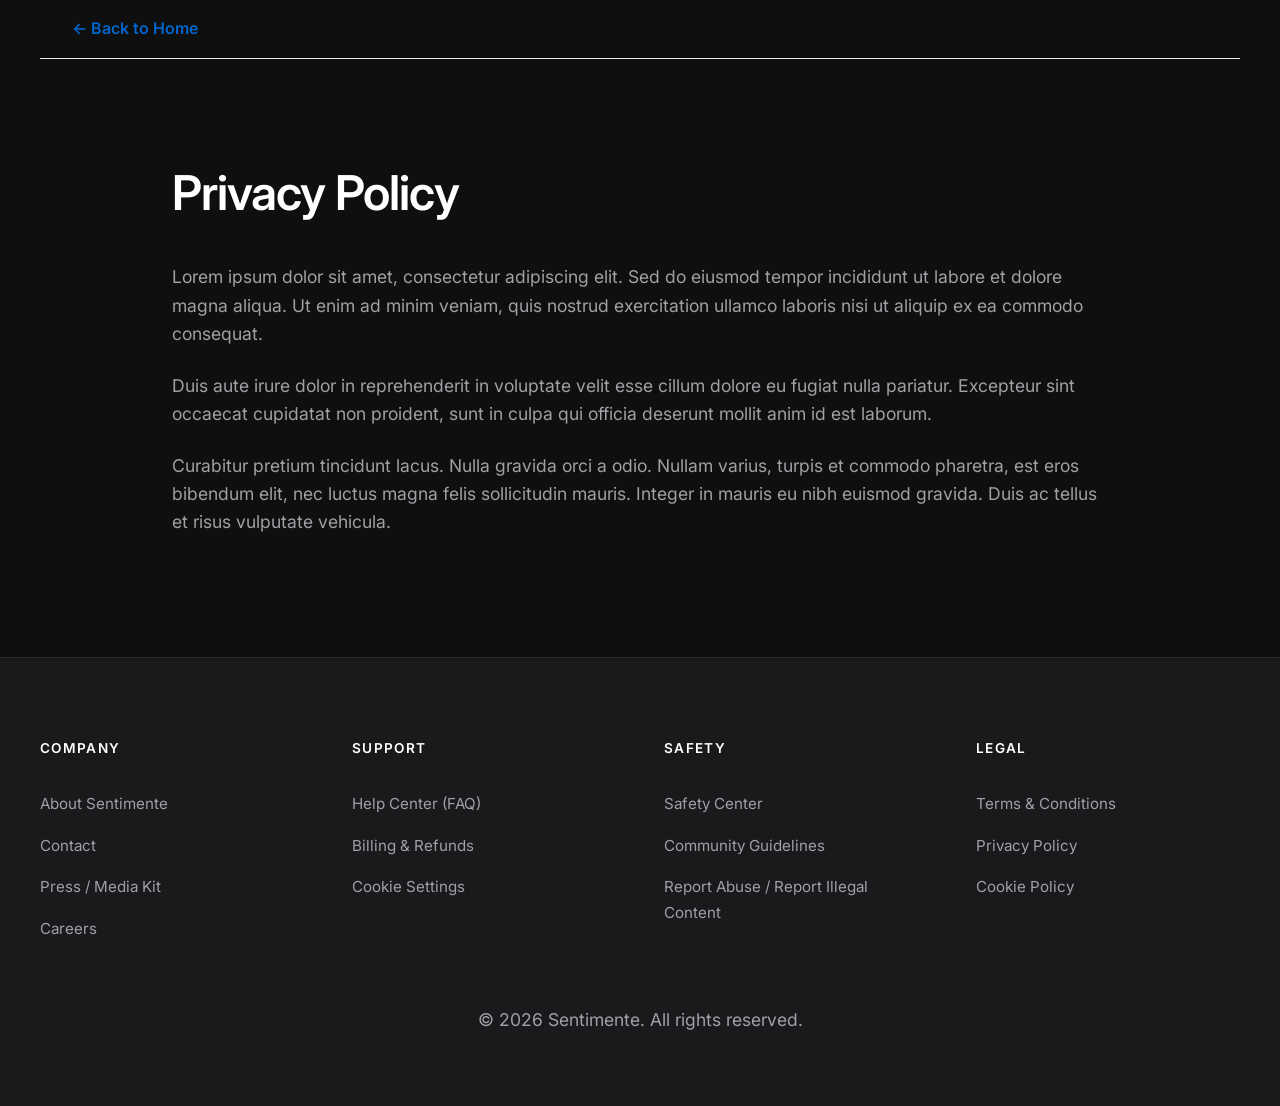
<file: privacy.html>
<!DOCTYPE html>
<html lang="en">
<head>
    <meta charset="UTF-8">
    <meta name="viewport" content="width=device-width, initial-scale=1.0">
    <title>Privacy Policy - Sentimente</title>
    <link rel="stylesheet" href="style.css">
</head>
<body>
    <nav style="padding: 1rem 2rem; border-bottom: 1px solid #e9ecef; max-width: 1200px; margin: 0 auto; width: 100%;">
        <a href="index.html" style="text-decoration: none; color: #0066cc; font-weight: 600;">← Back to Home</a>
    </nav>

    <main>
        <h1>Privacy Policy</h1>
        
        <p>Lorem ipsum dolor sit amet, consectetur adipiscing elit. Sed do eiusmod tempor incididunt ut labore et dolore magna aliqua. Ut enim ad minim veniam, quis nostrud exercitation ullamco laboris nisi ut aliquip ex ea commodo consequat.</p>
        <p>Duis aute irure dolor in reprehenderit in voluptate velit esse cillum dolore eu fugiat nulla pariatur. Excepteur sint occaecat cupidatat non proident, sunt in culpa qui officia deserunt mollit anim id est laborum.</p>
        <p>Curabitur pretium tincidunt lacus. Nulla gravida orci a odio. Nullam varius, turpis et commodo pharetra, est eros bibendum elit, nec luctus magna felis sollicitudin mauris. Integer in mauris eu nibh euismod gravida. Duis ac tellus et risus vulputate vehicula.</p>

    </main>

    
    <footer class="site-footer">
        <div class="footer-container">
            <div class="footer-column">
                <h3>Company</h3>
                <ul>
                    <li><a href="about.html">About Sentimente</a></li>
                    <li><a href="contact.html">Contact</a></li>
                    <li><a href="press.html">Press / Media Kit</a></li>
                    <li><a href="careers.html">Careers</a></li>
                </ul>
            </div>
            <div class="footer-column">
                <h3>Support</h3>
                <ul>
                    <li><a href="faq.html">Help Center (FAQ)</a></li>
                    <li><a href="billing.html">Billing & Refunds</a></li>
                    <li><a href="cookie-settings.html">Cookie Settings</a></li>
                </ul>
            </div>
            <div class="footer-column">
                <h3>Safety</h3>
                <ul>
                    <li><a href="safety.html">Safety Center</a></li>
                    <li><a href="community-guidelines.html">Community Guidelines</a></li>
                    <li><a href="report-abuse.html">Report Abuse / Report Illegal Content</a></li>
                </ul>
            </div>
            <div class="footer-column">
                <h3>Legal</h3>
                <ul>
                    <li><a href="terms.html">Terms & Conditions</a></li>
                    <li><a href="privacy.html">Privacy Policy</a></li>
                    <li><a href="cookie-policy.html">Cookie Policy</a></li>
                </ul>
            </div>
        </div>
        <div class="footer-bottom">
            <p>&copy; 2026 Sentimente. All rights reserved.</p>
        </div>
    </footer>

</body>
</html>
</file>
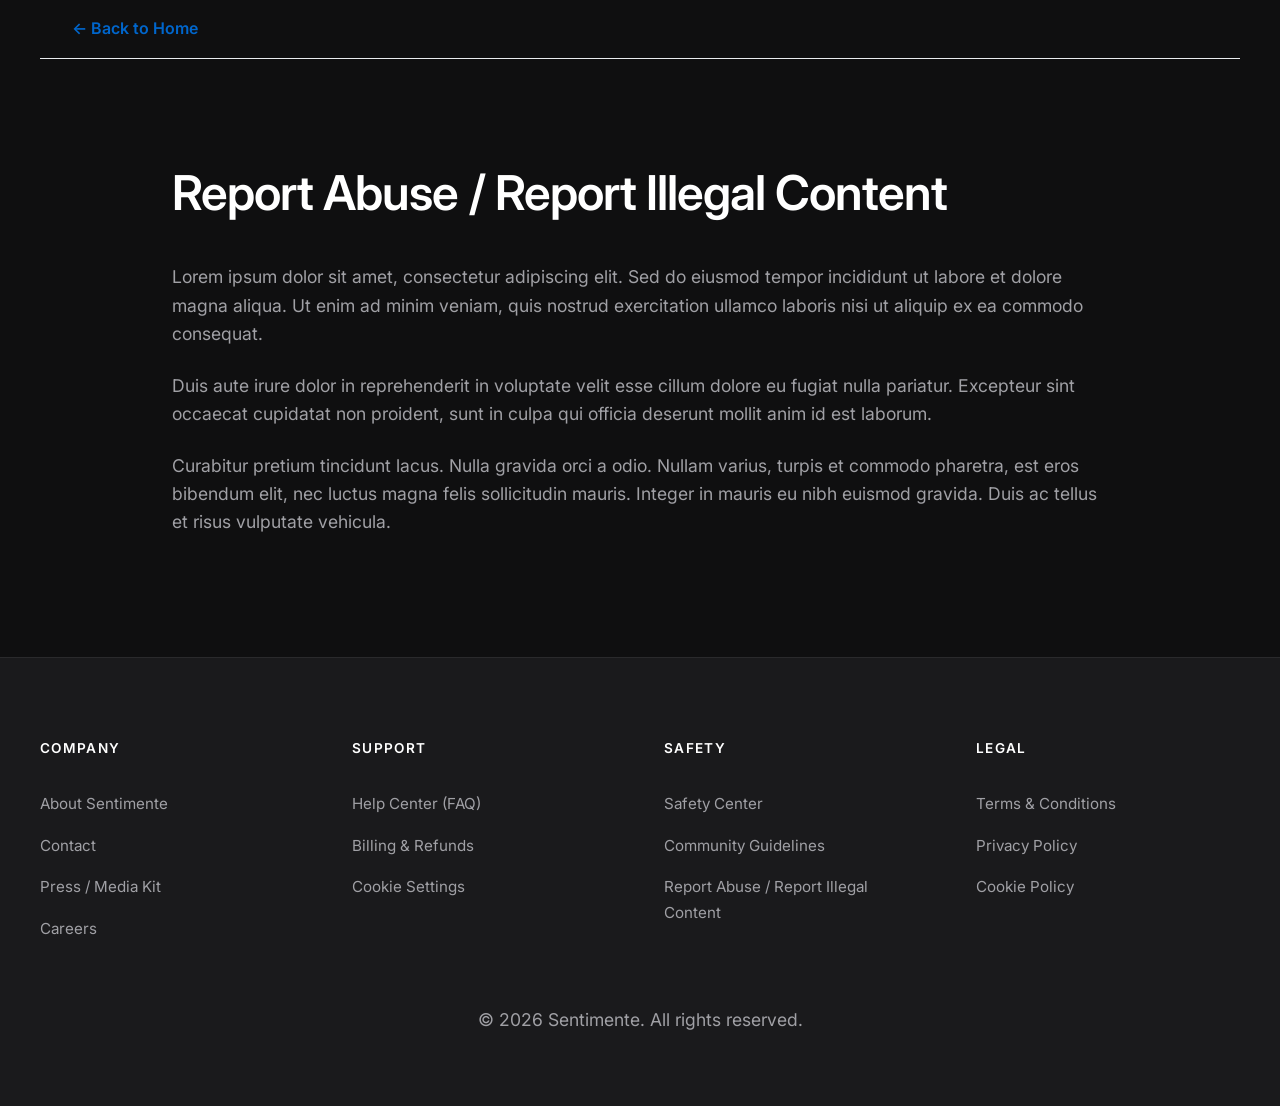
<file: report-abuse.html>
<!DOCTYPE html>
<html lang="en">
<head>
    <meta charset="UTF-8">
    <meta name="viewport" content="width=device-width, initial-scale=1.0">
    <title>Report Abuse / Report Illegal Content - Sentimente</title>
    <link rel="stylesheet" href="style.css">
</head>
<body>
    <nav style="padding: 1rem 2rem; border-bottom: 1px solid #e9ecef; max-width: 1200px; margin: 0 auto; width: 100%;">
        <a href="index.html" style="text-decoration: none; color: #0066cc; font-weight: 600;">← Back to Home</a>
    </nav>

    <main>
        <h1>Report Abuse / Report Illegal Content</h1>
        
        <p>Lorem ipsum dolor sit amet, consectetur adipiscing elit. Sed do eiusmod tempor incididunt ut labore et dolore magna aliqua. Ut enim ad minim veniam, quis nostrud exercitation ullamco laboris nisi ut aliquip ex ea commodo consequat.</p>
        <p>Duis aute irure dolor in reprehenderit in voluptate velit esse cillum dolore eu fugiat nulla pariatur. Excepteur sint occaecat cupidatat non proident, sunt in culpa qui officia deserunt mollit anim id est laborum.</p>
        <p>Curabitur pretium tincidunt lacus. Nulla gravida orci a odio. Nullam varius, turpis et commodo pharetra, est eros bibendum elit, nec luctus magna felis sollicitudin mauris. Integer in mauris eu nibh euismod gravida. Duis ac tellus et risus vulputate vehicula.</p>

    </main>

    
    <footer class="site-footer">
        <div class="footer-container">
            <div class="footer-column">
                <h3>Company</h3>
                <ul>
                    <li><a href="about.html">About Sentimente</a></li>
                    <li><a href="contact.html">Contact</a></li>
                    <li><a href="press.html">Press / Media Kit</a></li>
                    <li><a href="careers.html">Careers</a></li>
                </ul>
            </div>
            <div class="footer-column">
                <h3>Support</h3>
                <ul>
                    <li><a href="faq.html">Help Center (FAQ)</a></li>
                    <li><a href="billing.html">Billing & Refunds</a></li>
                    <li><a href="cookie-settings.html">Cookie Settings</a></li>
                </ul>
            </div>
            <div class="footer-column">
                <h3>Safety</h3>
                <ul>
                    <li><a href="safety.html">Safety Center</a></li>
                    <li><a href="community-guidelines.html">Community Guidelines</a></li>
                    <li><a href="report-abuse.html">Report Abuse / Report Illegal Content</a></li>
                </ul>
            </div>
            <div class="footer-column">
                <h3>Legal</h3>
                <ul>
                    <li><a href="terms.html">Terms & Conditions</a></li>
                    <li><a href="privacy.html">Privacy Policy</a></li>
                    <li><a href="cookie-policy.html">Cookie Policy</a></li>
                </ul>
            </div>
        </div>
        <div class="footer-bottom">
            <p>&copy; 2026 Sentimente. All rights reserved.</p>
        </div>
    </footer>

</body>
</html>
</file>
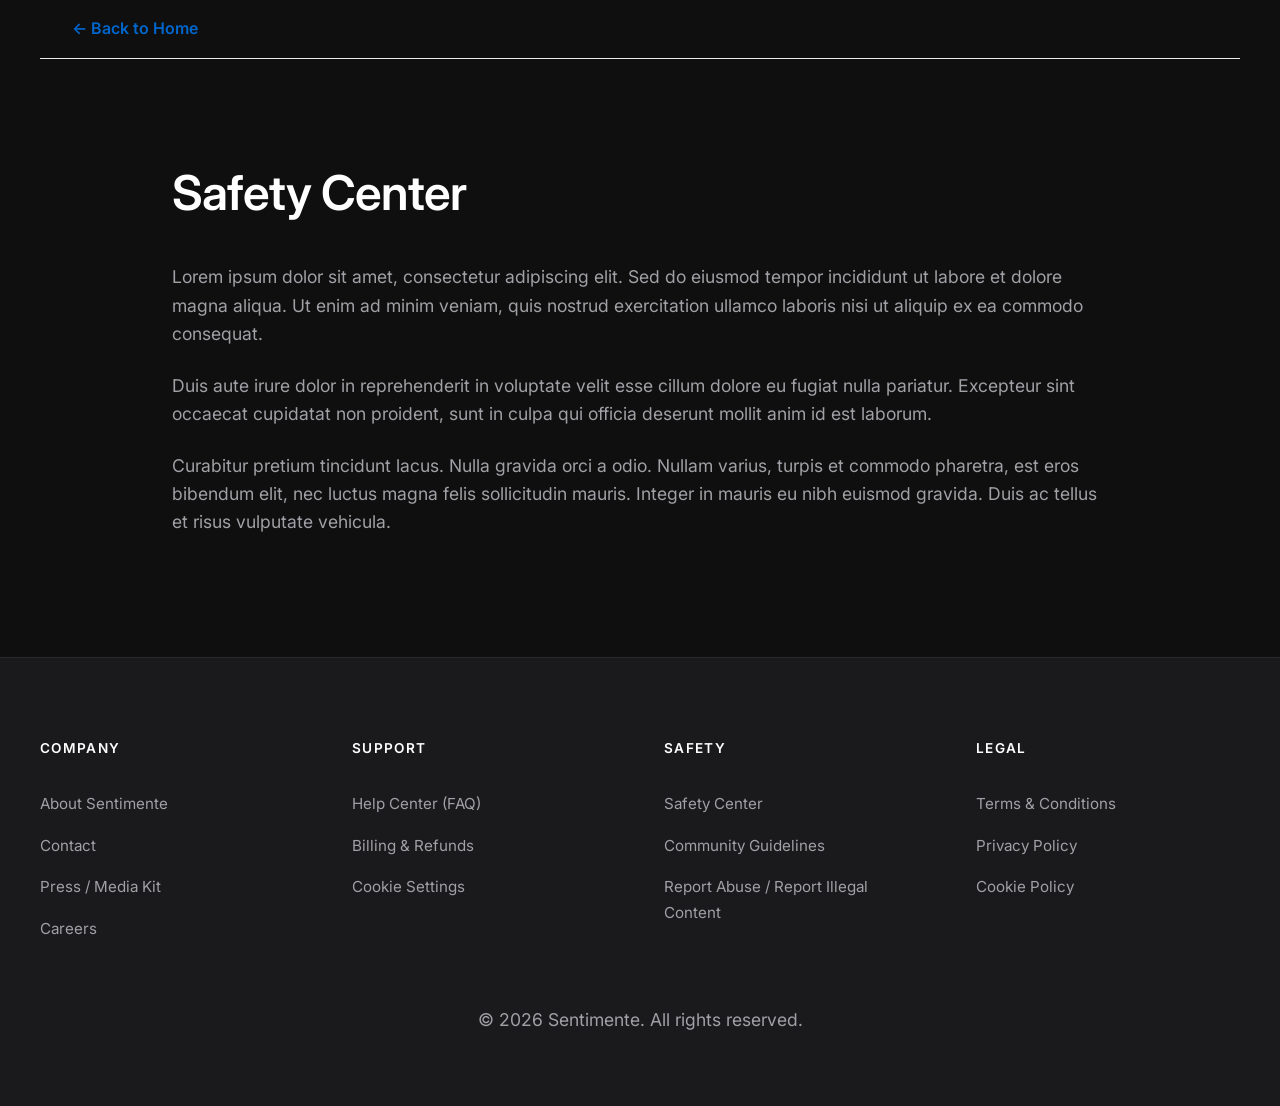
<file: safety.html>
<!DOCTYPE html>
<html lang="en">
<head>
    <meta charset="UTF-8">
    <meta name="viewport" content="width=device-width, initial-scale=1.0">
    <title>Safety Center - Sentimente</title>
    <link rel="stylesheet" href="style.css">
</head>
<body>
    <nav style="padding: 1rem 2rem; border-bottom: 1px solid #e9ecef; max-width: 1200px; margin: 0 auto; width: 100%;">
        <a href="index.html" style="text-decoration: none; color: #0066cc; font-weight: 600;">← Back to Home</a>
    </nav>

    <main>
        <h1>Safety Center</h1>
        
        <p>Lorem ipsum dolor sit amet, consectetur adipiscing elit. Sed do eiusmod tempor incididunt ut labore et dolore magna aliqua. Ut enim ad minim veniam, quis nostrud exercitation ullamco laboris nisi ut aliquip ex ea commodo consequat.</p>
        <p>Duis aute irure dolor in reprehenderit in voluptate velit esse cillum dolore eu fugiat nulla pariatur. Excepteur sint occaecat cupidatat non proident, sunt in culpa qui officia deserunt mollit anim id est laborum.</p>
        <p>Curabitur pretium tincidunt lacus. Nulla gravida orci a odio. Nullam varius, turpis et commodo pharetra, est eros bibendum elit, nec luctus magna felis sollicitudin mauris. Integer in mauris eu nibh euismod gravida. Duis ac tellus et risus vulputate vehicula.</p>

    </main>

    
    <footer class="site-footer">
        <div class="footer-container">
            <div class="footer-column">
                <h3>Company</h3>
                <ul>
                    <li><a href="about.html">About Sentimente</a></li>
                    <li><a href="contact.html">Contact</a></li>
                    <li><a href="press.html">Press / Media Kit</a></li>
                    <li><a href="careers.html">Careers</a></li>
                </ul>
            </div>
            <div class="footer-column">
                <h3>Support</h3>
                <ul>
                    <li><a href="faq.html">Help Center (FAQ)</a></li>
                    <li><a href="billing.html">Billing & Refunds</a></li>
                    <li><a href="cookie-settings.html">Cookie Settings</a></li>
                </ul>
            </div>
            <div class="footer-column">
                <h3>Safety</h3>
                <ul>
                    <li><a href="safety.html">Safety Center</a></li>
                    <li><a href="community-guidelines.html">Community Guidelines</a></li>
                    <li><a href="report-abuse.html">Report Abuse / Report Illegal Content</a></li>
                </ul>
            </div>
            <div class="footer-column">
                <h3>Legal</h3>
                <ul>
                    <li><a href="terms.html">Terms & Conditions</a></li>
                    <li><a href="privacy.html">Privacy Policy</a></li>
                    <li><a href="cookie-policy.html">Cookie Policy</a></li>
                </ul>
            </div>
        </div>
        <div class="footer-bottom">
            <p>&copy; 2026 Sentimente. All rights reserved.</p>
        </div>
    </footer>

</body>
</html>
</file>
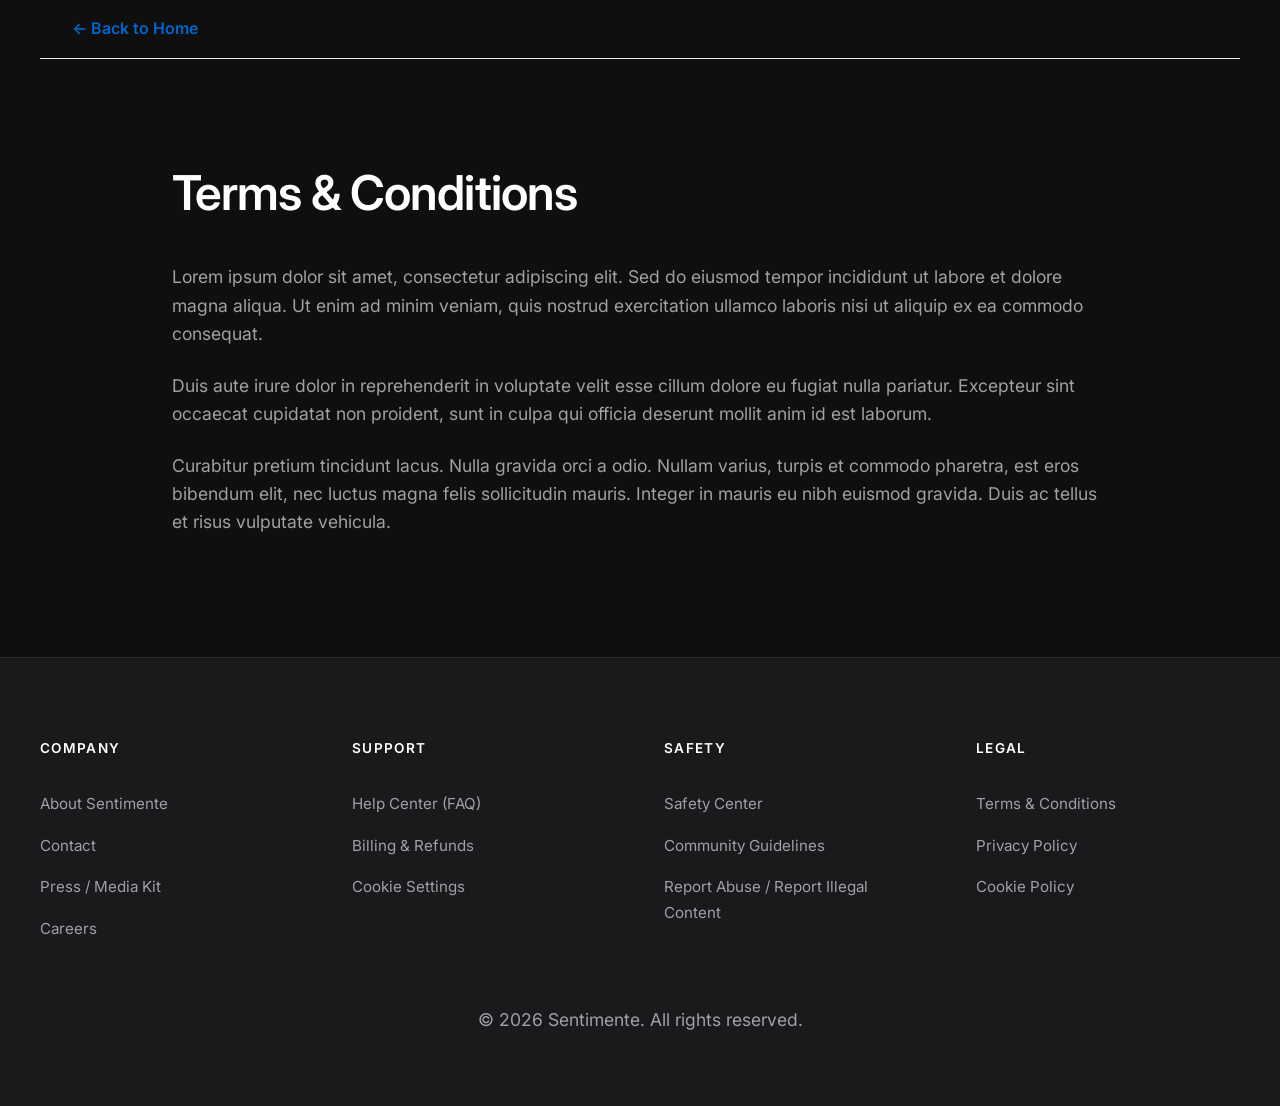
<file: terms.html>
<!DOCTYPE html>
<html lang="en">
<head>
    <meta charset="UTF-8">
    <meta name="viewport" content="width=device-width, initial-scale=1.0">
    <title>Terms & Conditions - Sentimente</title>
    <link rel="stylesheet" href="style.css">
</head>
<body>
    <nav style="padding: 1rem 2rem; border-bottom: 1px solid #e9ecef; max-width: 1200px; margin: 0 auto; width: 100%;">
        <a href="index.html" style="text-decoration: none; color: #0066cc; font-weight: 600;">← Back to Home</a>
    </nav>

    <main>
        <h1>Terms & Conditions</h1>
        
        <p>Lorem ipsum dolor sit amet, consectetur adipiscing elit. Sed do eiusmod tempor incididunt ut labore et dolore magna aliqua. Ut enim ad minim veniam, quis nostrud exercitation ullamco laboris nisi ut aliquip ex ea commodo consequat.</p>
        <p>Duis aute irure dolor in reprehenderit in voluptate velit esse cillum dolore eu fugiat nulla pariatur. Excepteur sint occaecat cupidatat non proident, sunt in culpa qui officia deserunt mollit anim id est laborum.</p>
        <p>Curabitur pretium tincidunt lacus. Nulla gravida orci a odio. Nullam varius, turpis et commodo pharetra, est eros bibendum elit, nec luctus magna felis sollicitudin mauris. Integer in mauris eu nibh euismod gravida. Duis ac tellus et risus vulputate vehicula.</p>

    </main>

    
    <footer class="site-footer">
        <div class="footer-container">
            <div class="footer-column">
                <h3>Company</h3>
                <ul>
                    <li><a href="about.html">About Sentimente</a></li>
                    <li><a href="contact.html">Contact</a></li>
                    <li><a href="press.html">Press / Media Kit</a></li>
                    <li><a href="careers.html">Careers</a></li>
                </ul>
            </div>
            <div class="footer-column">
                <h3>Support</h3>
                <ul>
                    <li><a href="faq.html">Help Center (FAQ)</a></li>
                    <li><a href="billing.html">Billing & Refunds</a></li>
                    <li><a href="cookie-settings.html">Cookie Settings</a></li>
                </ul>
            </div>
            <div class="footer-column">
                <h3>Safety</h3>
                <ul>
                    <li><a href="safety.html">Safety Center</a></li>
                    <li><a href="community-guidelines.html">Community Guidelines</a></li>
                    <li><a href="report-abuse.html">Report Abuse / Report Illegal Content</a></li>
                </ul>
            </div>
            <div class="footer-column">
                <h3>Legal</h3>
                <ul>
                    <li><a href="terms.html">Terms & Conditions</a></li>
                    <li><a href="privacy.html">Privacy Policy</a></li>
                    <li><a href="cookie-policy.html">Cookie Policy</a></li>
                </ul>
            </div>
        </div>
        <div class="footer-bottom">
            <p>&copy; 2026 Sentimente. All rights reserved.</p>
        </div>
    </footer>

</body>
</html>
</file>
<file: style.css>
@import url('https://fonts.googleapis.com/css2?family=Inter:wght@300;400;600&display=swap');

:root {
    --bg-color: #0f0f10;
    --secondary-bg: #1a1a1c;
    --text-color: #ffffff;
    --muted-text: #a0a0a5;
    --accent-color: #3b82f6;
    --border-color: #2a2a2c;
    --glass-bg: rgba(255, 255, 255, 0.03);
}

* {
    box-sizing: border-box;
    margin: 0;
    padding: 0;
}

body {
    font-family: 'Inter', sans-serif;
    color: var(--text-color);
    background-color: var(--bg-color);
    line-height: 1.6;
    display: flex;
    flex-direction: column;
    min-height: 100vh;
}

main {
    flex: 1;
    padding: 6rem 2rem;
    max-width: 1000px;
    margin: 0 auto;
    width: 100%;
}

h1 {
    font-size: 3rem;
    font-weight: 600;
    margin-bottom: 2rem;
    letter-spacing: -0.02em;
}

p {
    color: var(--muted-text);
    margin-bottom: 1.5rem;
    font-size: 1.1rem;
}

/* Footer Styles */
.site-footer {
    background-color: var(--secondary-bg);
    border-top: 1px solid var(--border-color);
    padding: 5rem 2rem 3rem;
}

.footer-container {
    max-width: 1200px;
    margin: 0 auto;
    display: grid;
    grid-template-columns: repeat(auto-fit, minmax(200px, 1fr));
    gap: 3rem;
}

.footer-column h3 {
    font-size: 0.85rem;
    font-weight: 600;
    text-transform: uppercase;
    margin-bottom: 2rem;
    color: var(--text-color);
    letter-spacing: 0.1em;
}

.footer-column ul {
    list-style: none;
}

.footer-column ul li {
    margin-bottom: 1rem;
}

.footer-column ul li a {
    text-decoration: none;
    color: var(--muted-text);
    font-size: 0.95rem;
    transition: all 0.3s ease;
}

.footer-column ul li a:hover {
    color: var(--text-color);
    padding-left: 5px;
}

/* Social & Payments & Legal */
.footer-extra {
    max-width: 1200px;
    margin: 4rem auto 0;
    padding-top: 3rem;
    border-top: 1px solid var(--border-color);
    display: flex;
    justify-content: space-between;
    align-items: center;
    flex-wrap: wrap;
    gap: 2rem;
}

.social-icons {
    display: flex;
    gap: 1.5rem;
}

.social-icons a {
    color: var(--muted-text);
    font-size: 1.5rem;
    transition: color 0.3s ease;
}

.social-icons a:hover {
    color: var(--accent-color);
}

.payment-methods {
    display: flex;
    gap: 1.5rem;
    align-items: center;
}

.payment-methods i {
    font-size: 2rem;
    color: var(--muted-text);
    opacity: 0.8;
}

.legal-ro {
    display: flex;
    gap: 1.5rem;
}

.legal-ro a {
    text-decoration: none;
    font-size: 0.75rem;
    color: var(--muted-text);
    border: 1px solid var(--border-color);
    padding: 0.5rem 1rem;
    border-radius: 4px;
    transition: all 0.3s ease;
}

.legal-ro a:hover {
    border-color: var(--accent-color);
    color: var(--text-color);
    background: var(--glass-bg);
}

.footer-bottom {
    max-width: 1200px;
    margin: 3rem auto 0;
    text-align: center;
    color: #555;
    font-size: 0.8rem;
}

@media (max-width: 900px) {
    .footer-extra {
        flex-direction: column;
        text-align: center;
    }
}

@media (max-width: 480px) {
    .footer-container {
        grid-template-columns: 1fr;
    }
}
</file>
